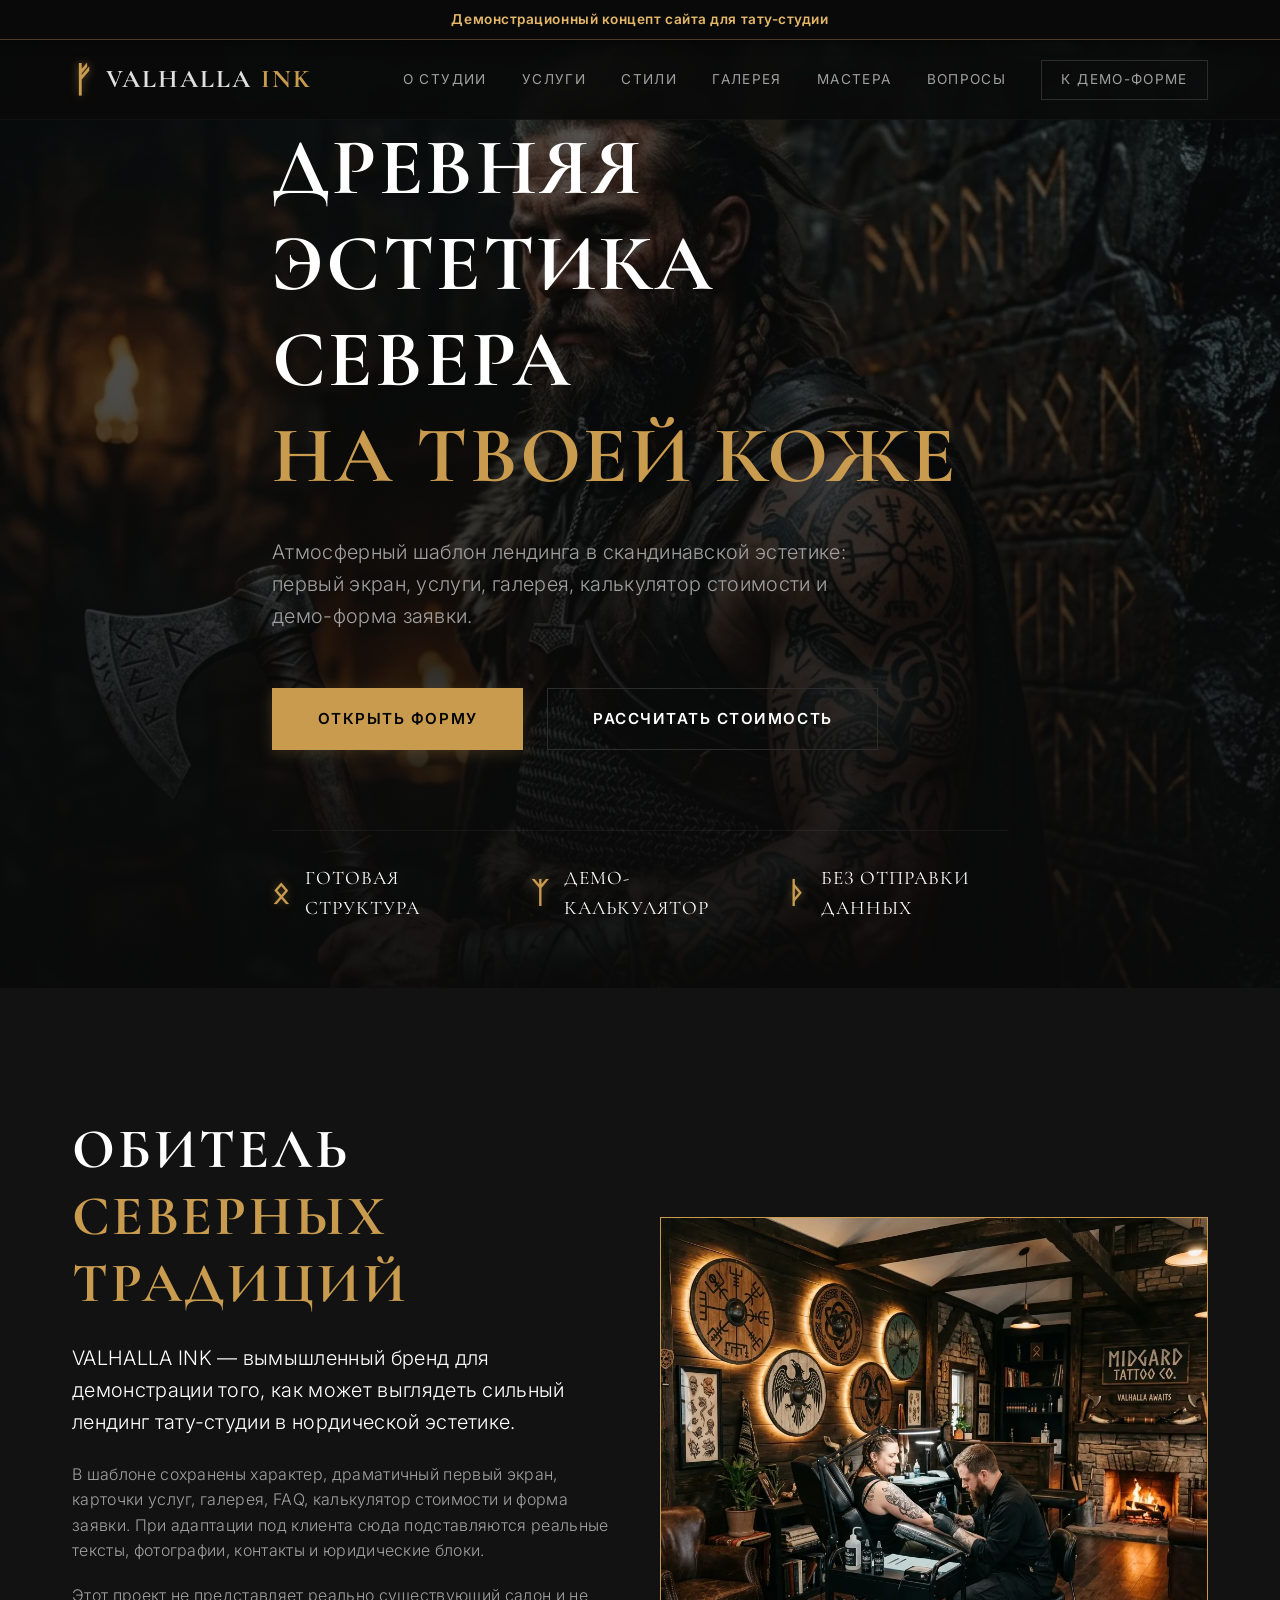
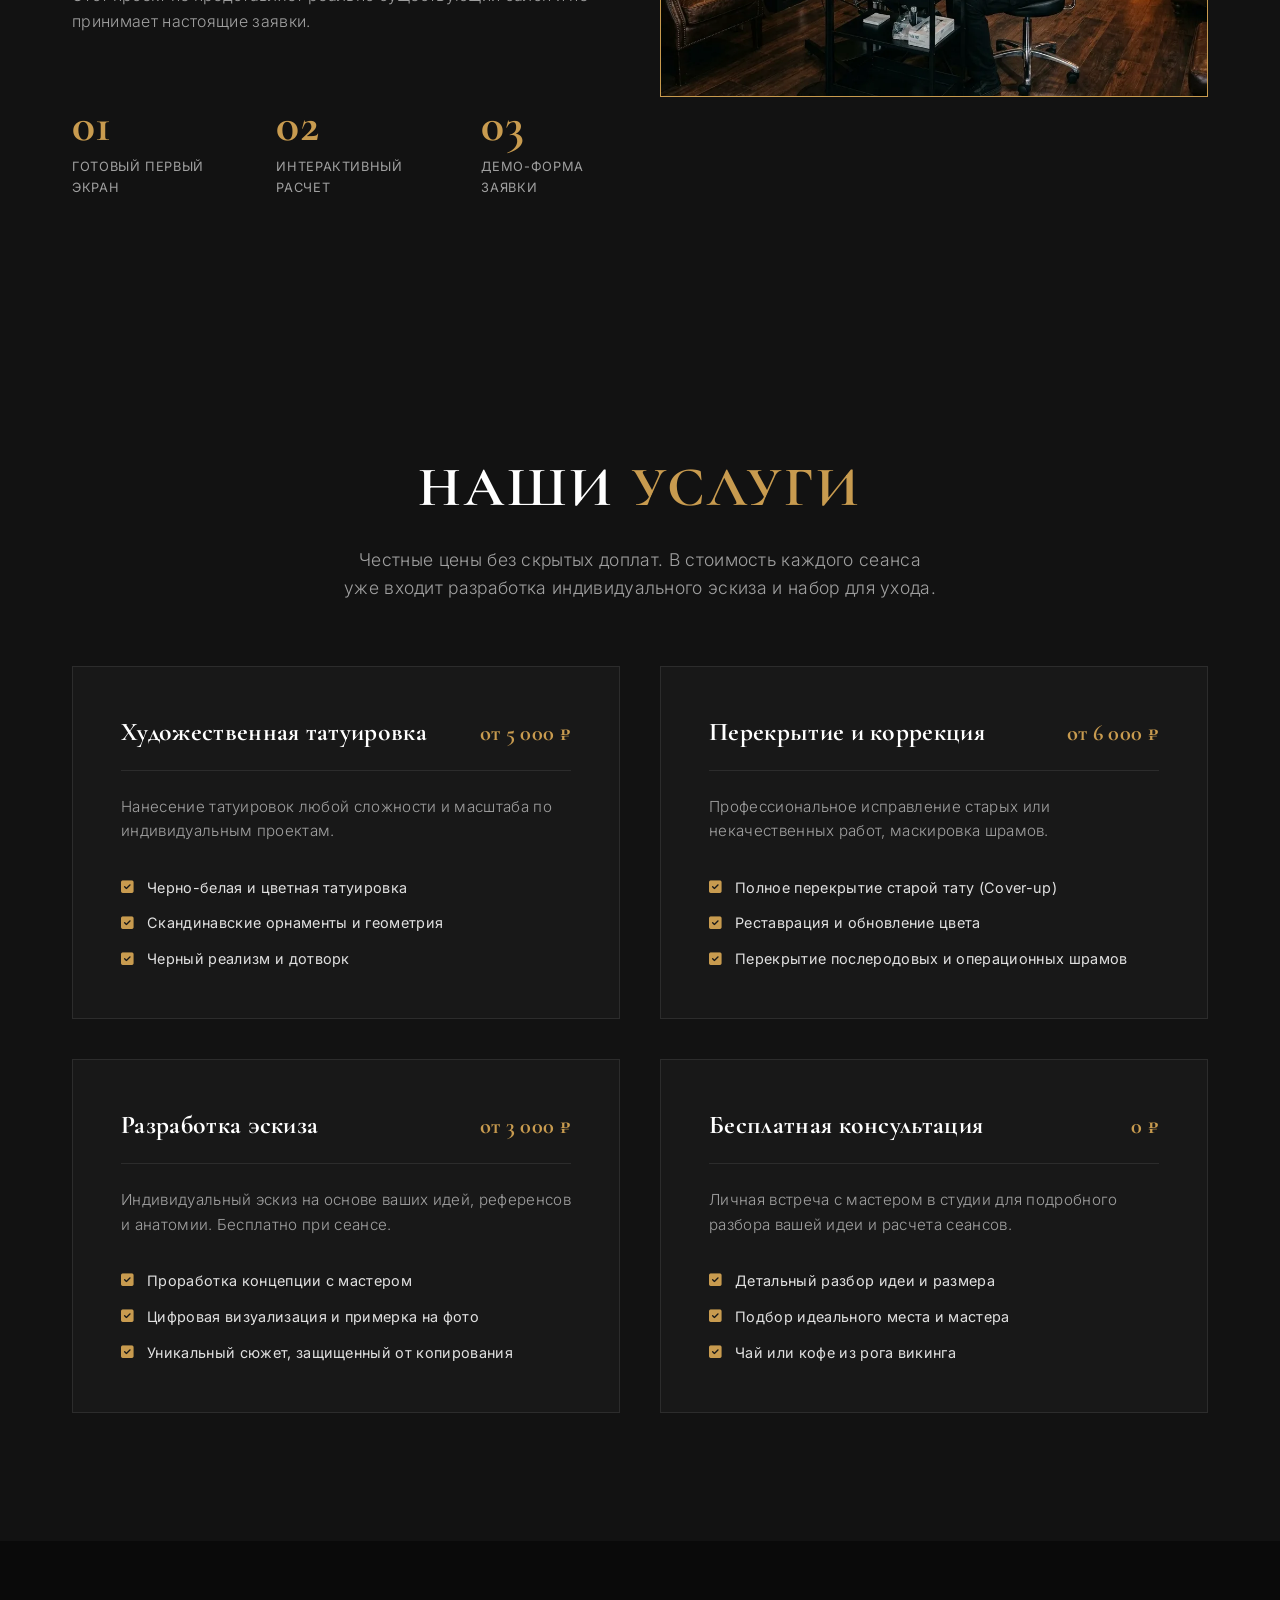
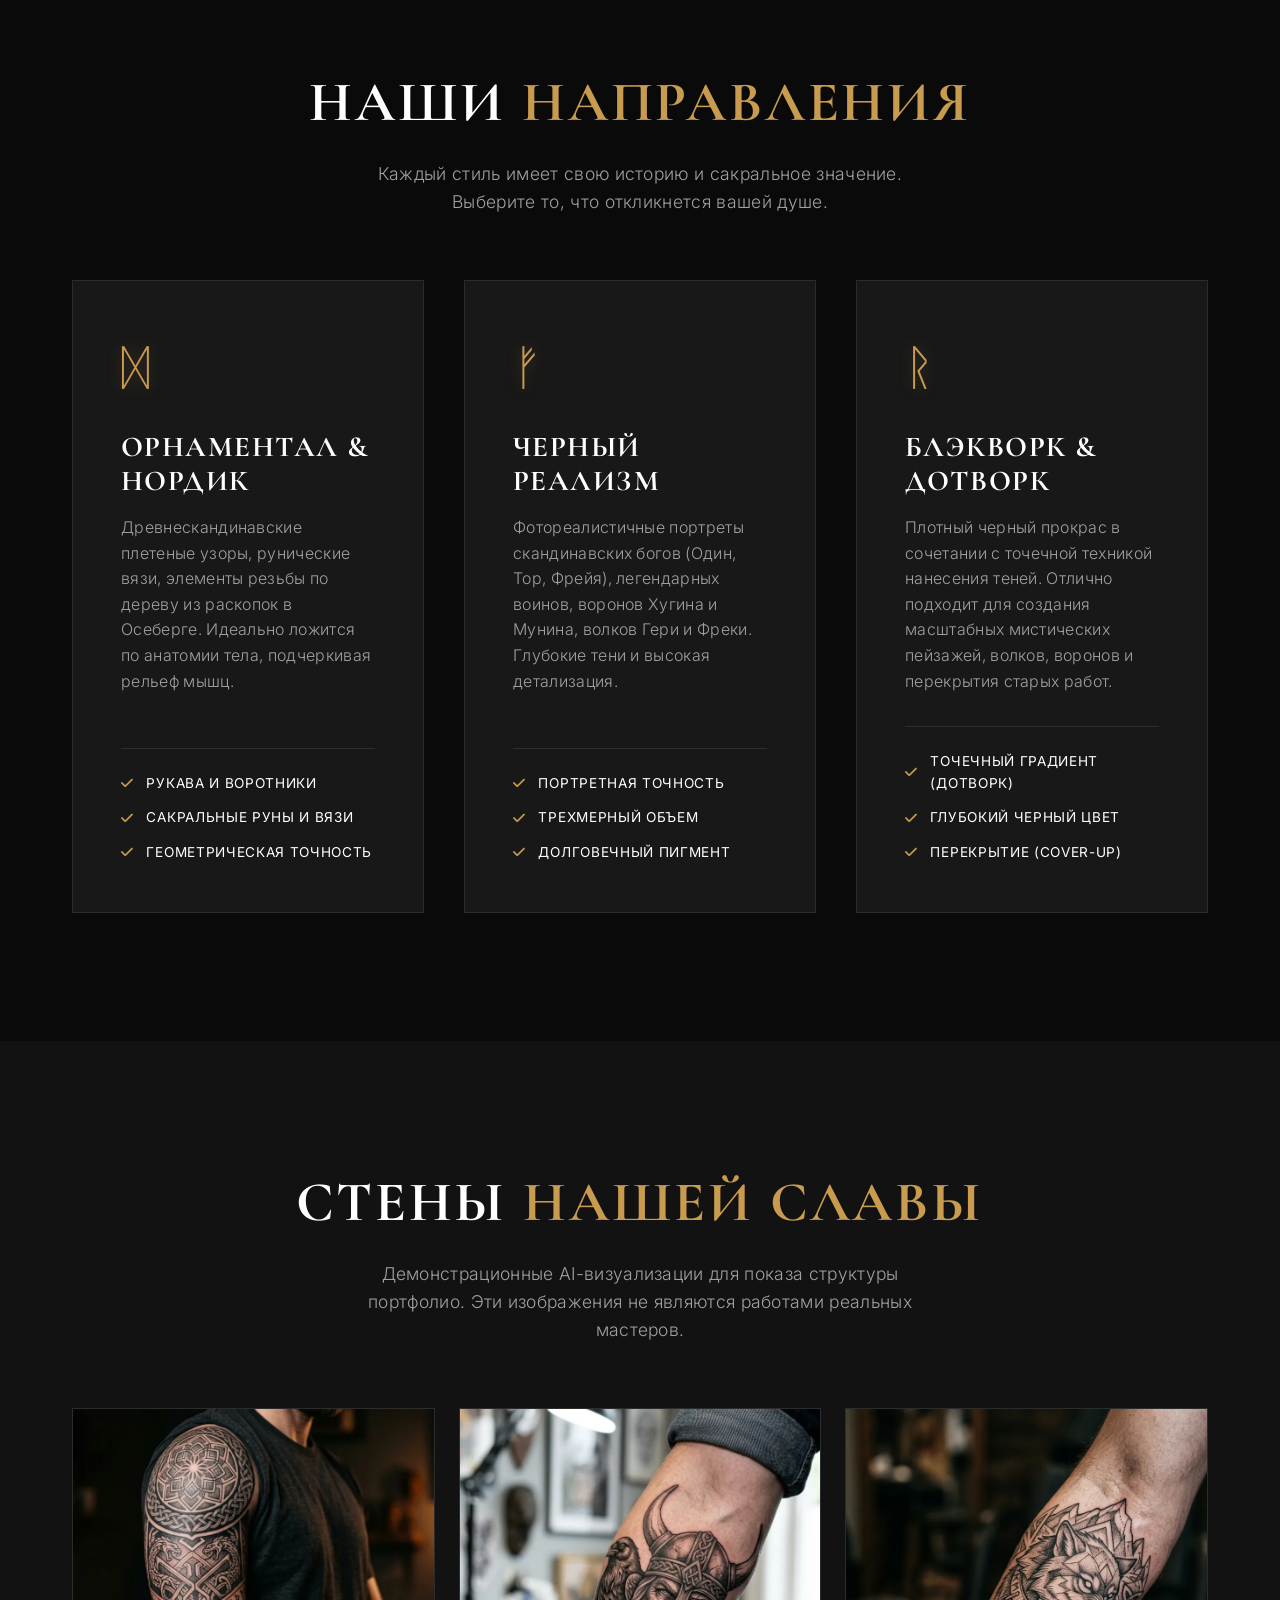
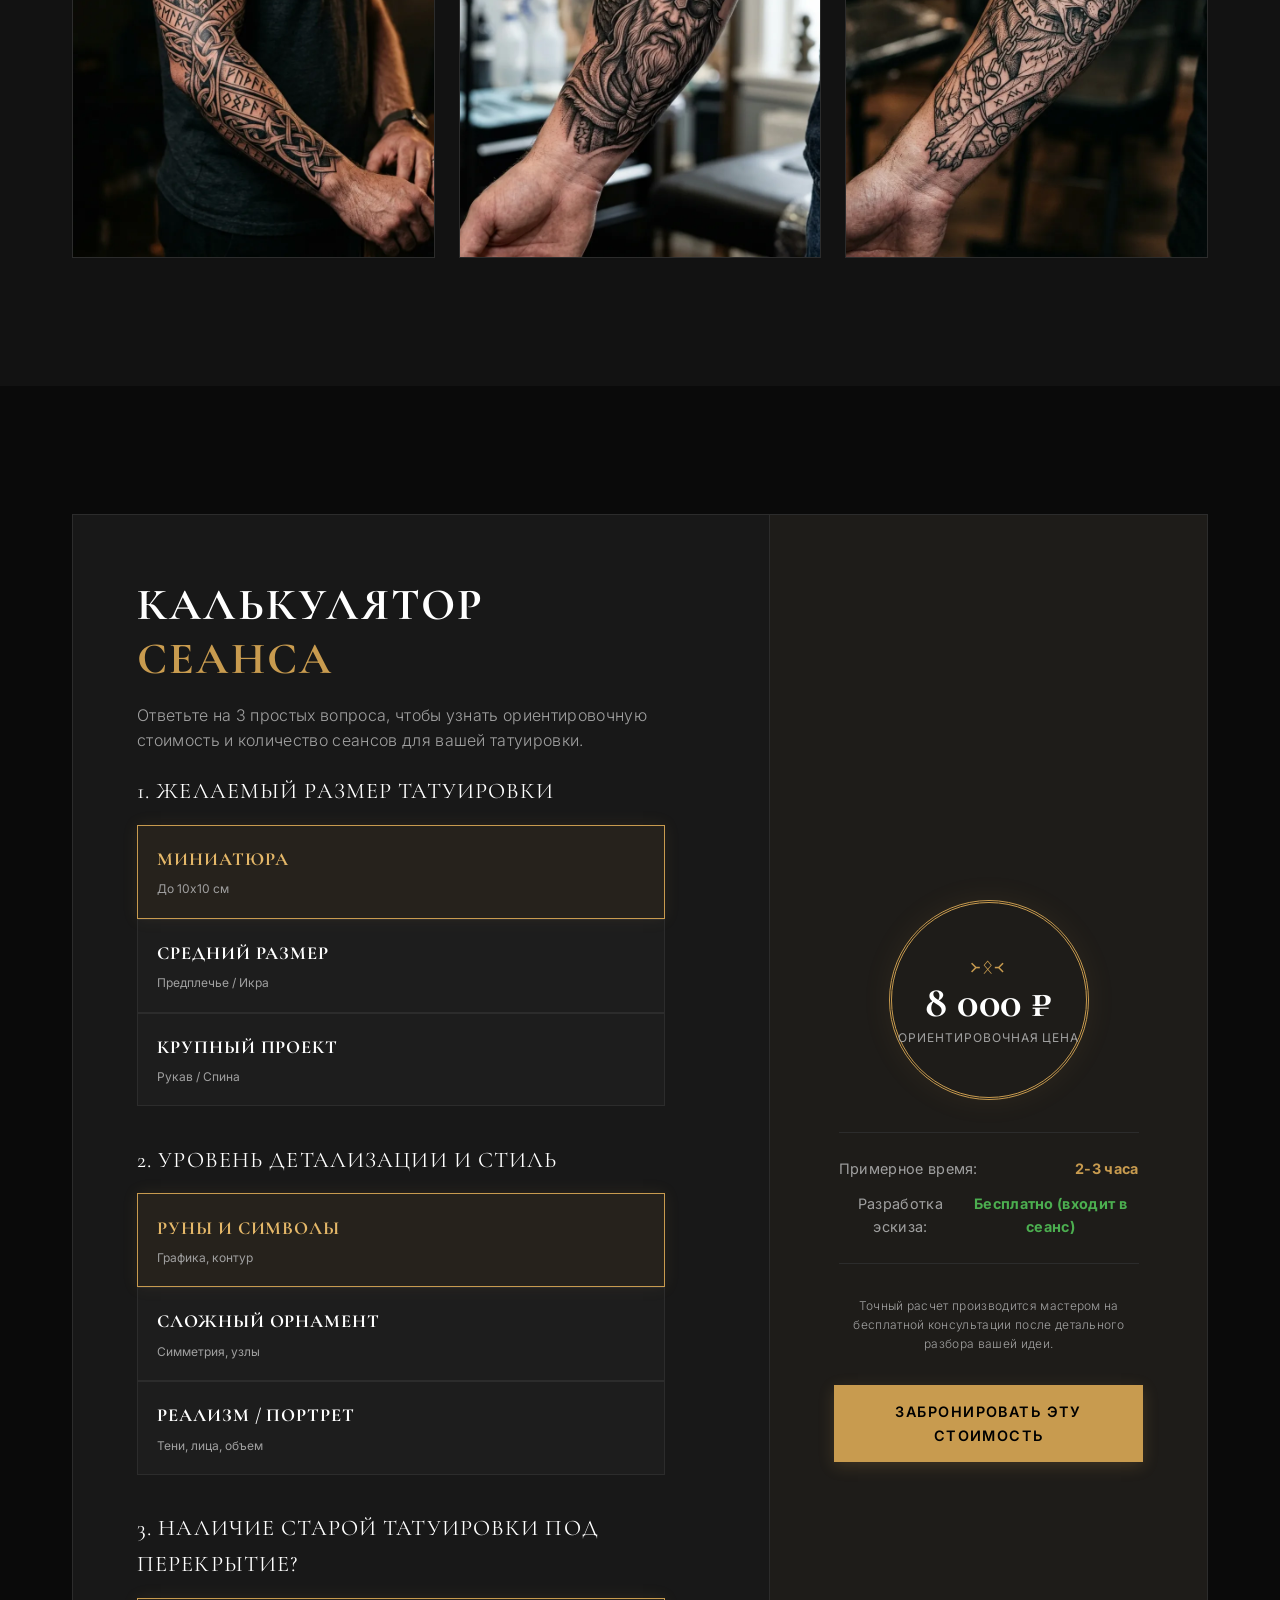
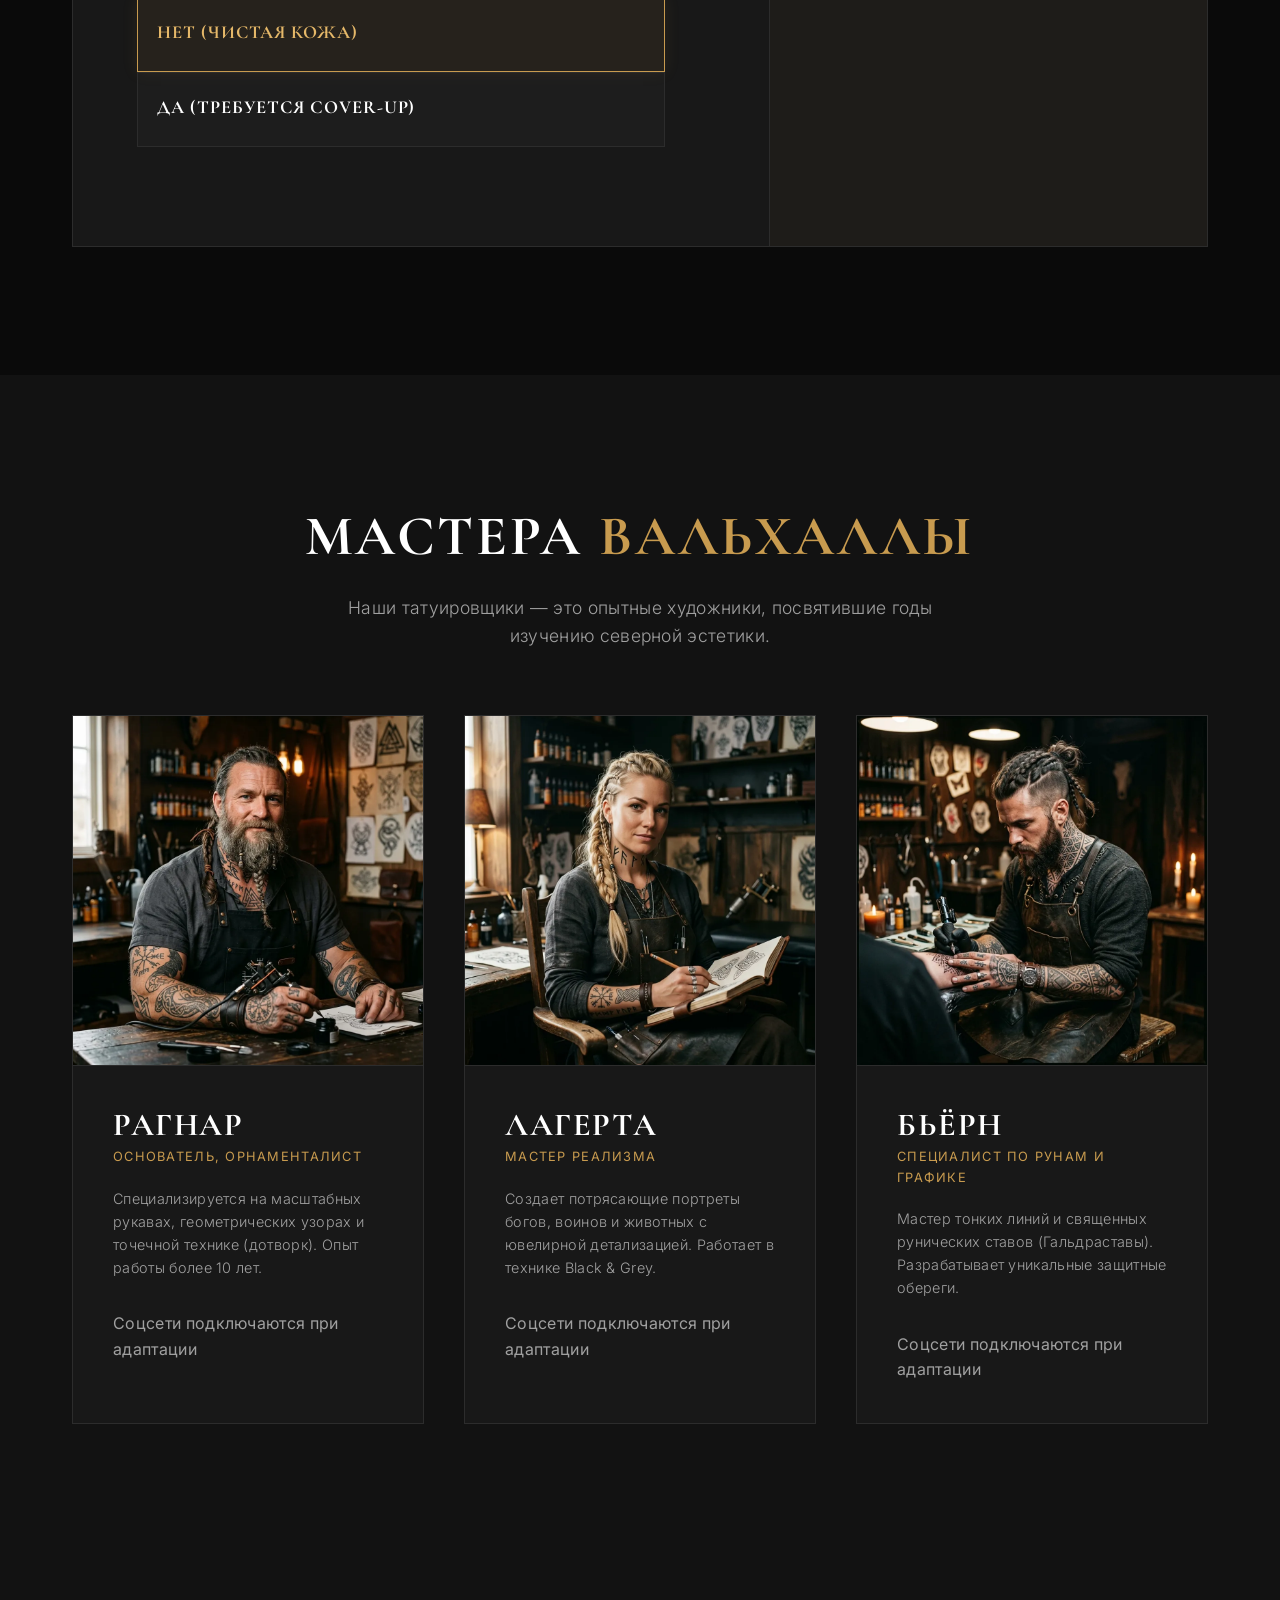
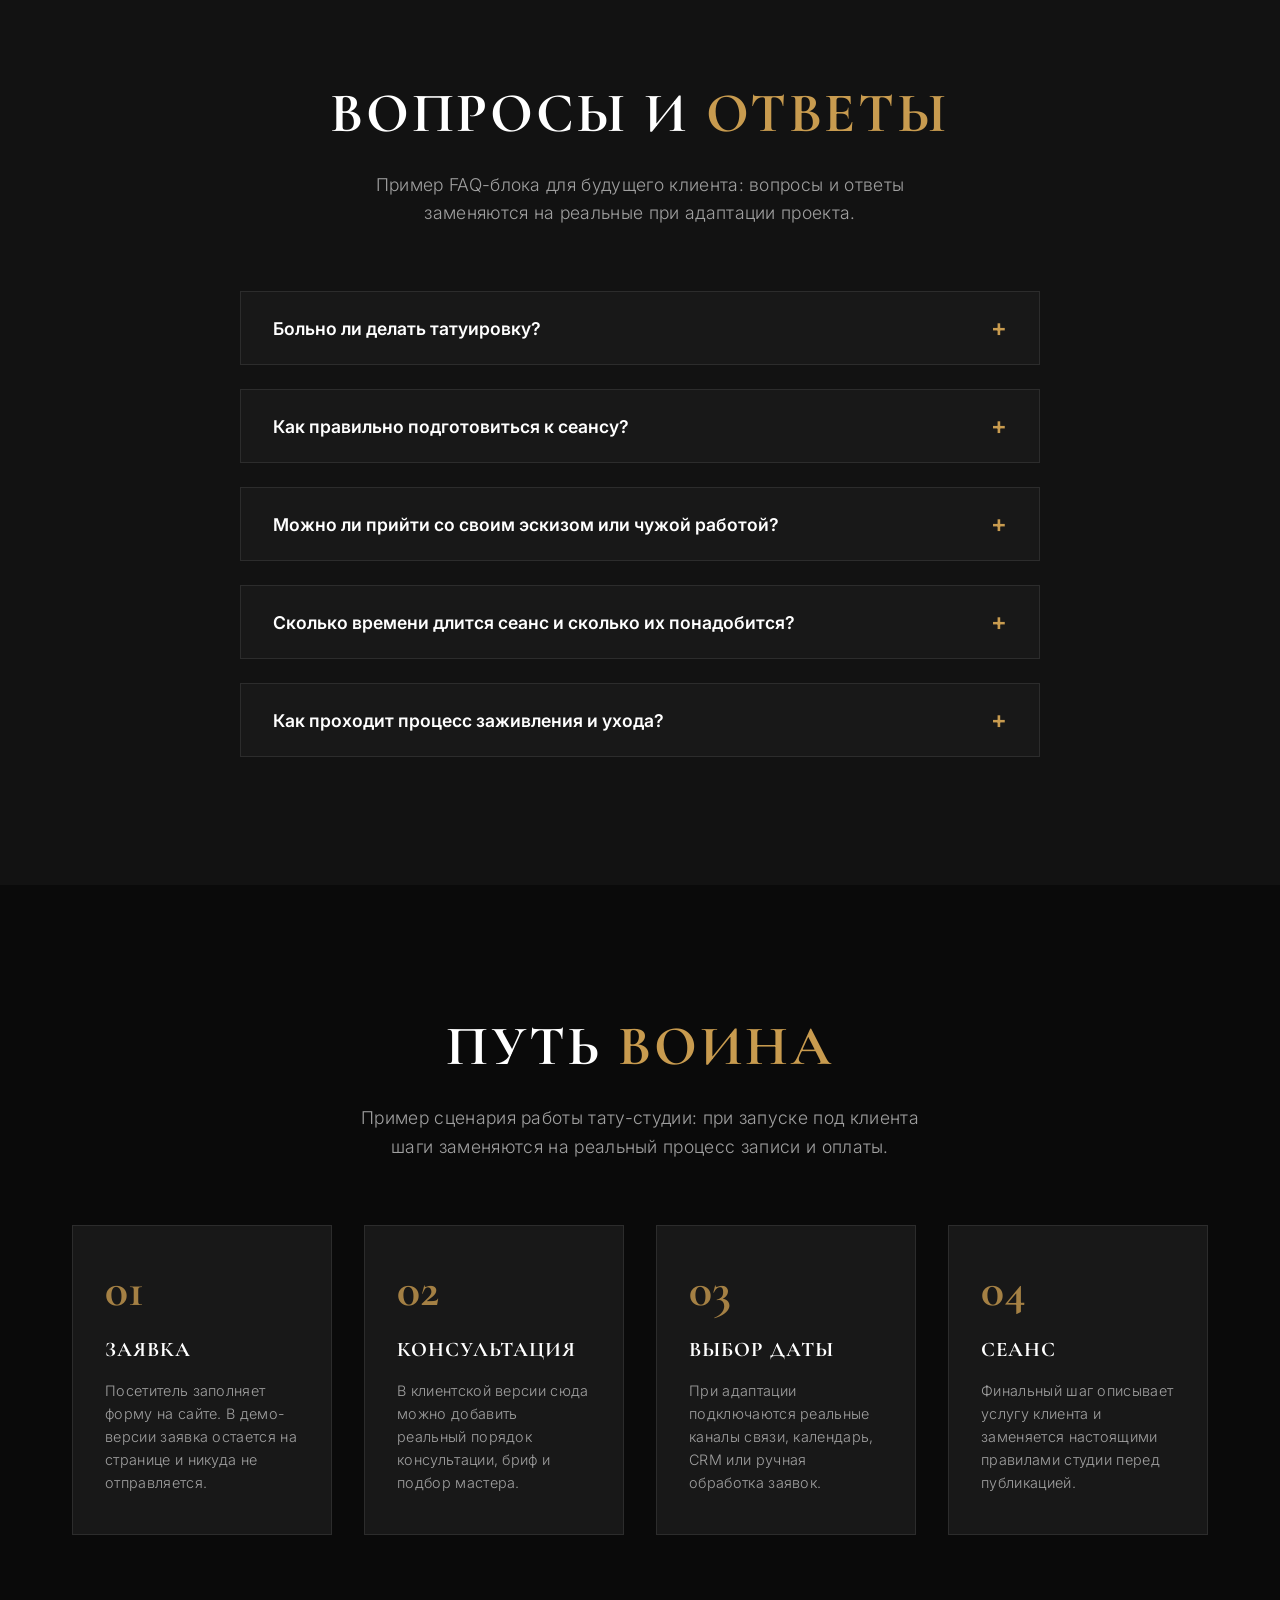
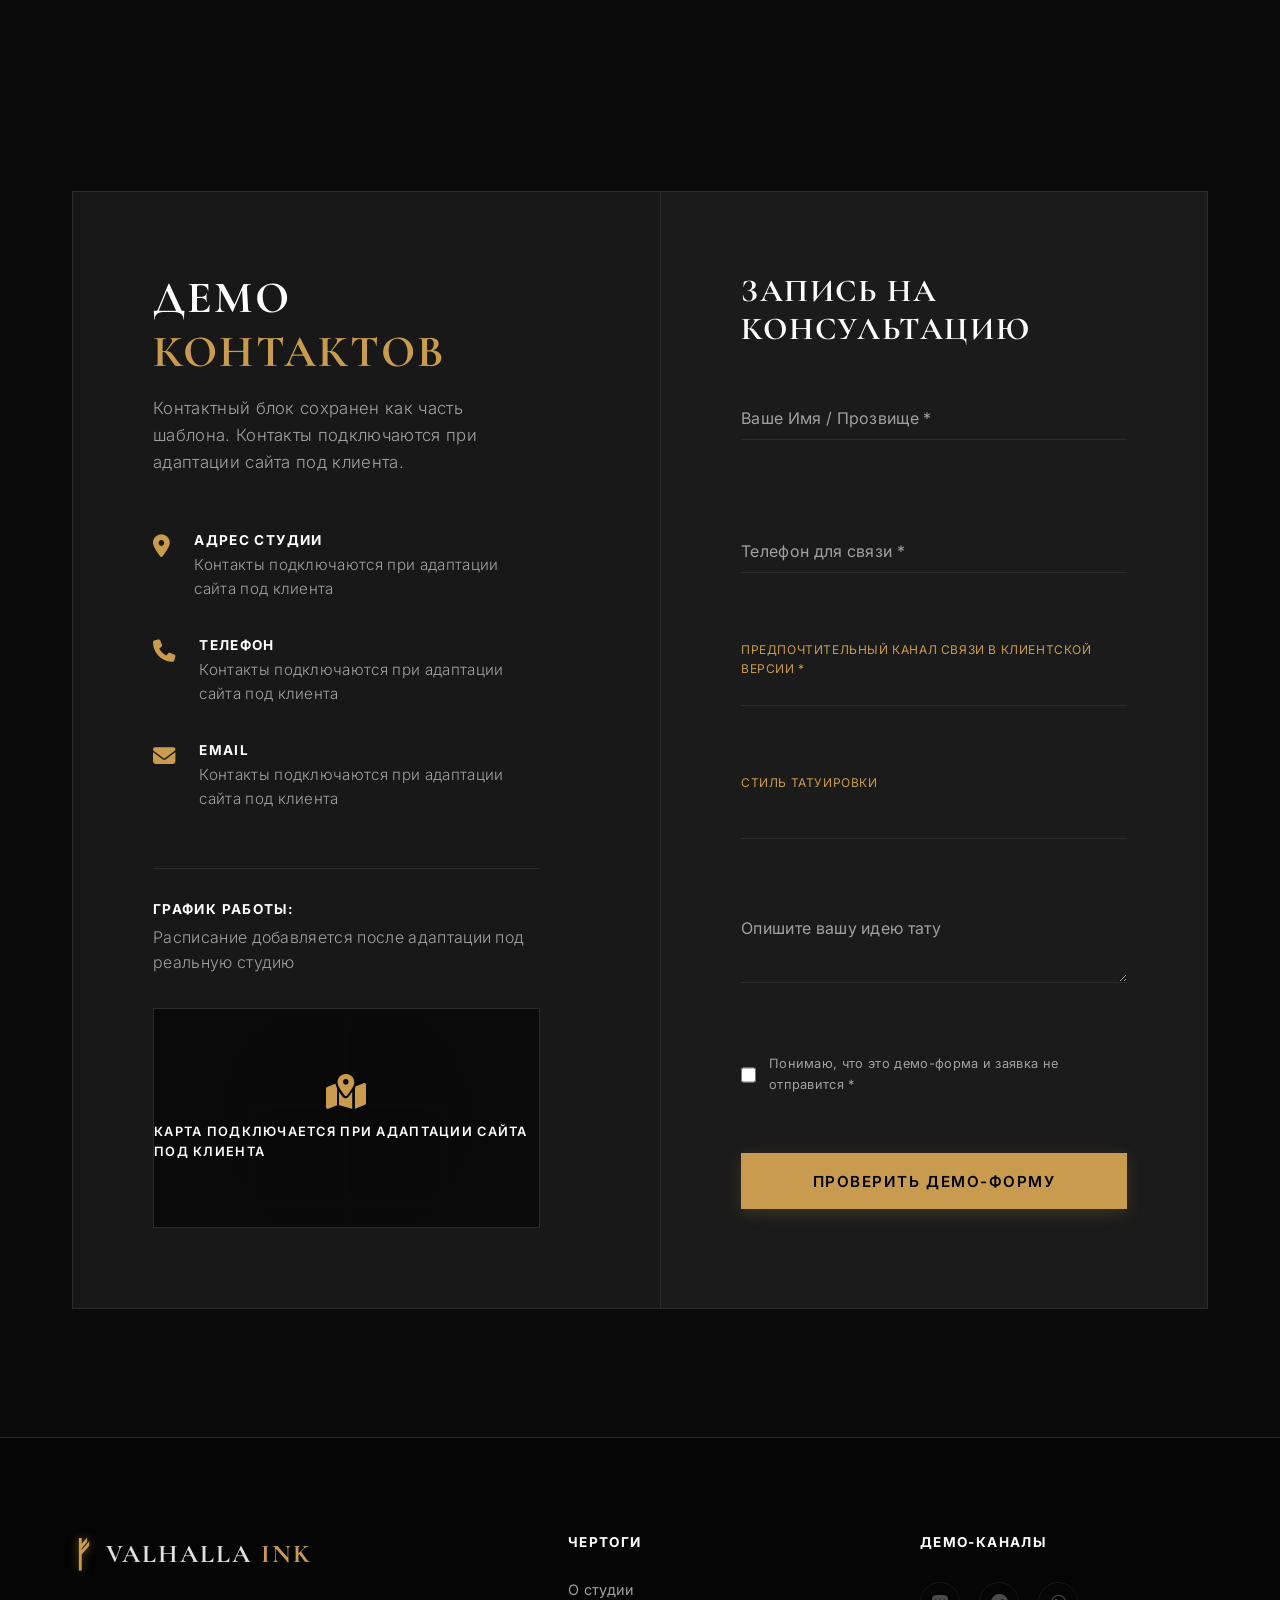
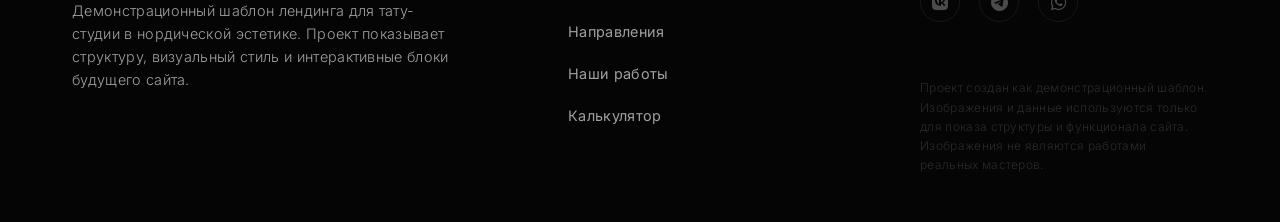
<file: index.html>
<!DOCTYPE html>
<html lang="ru">
<head>
    <meta charset="UTF-8">
    <meta name="viewport" content="width=device-width, initial-scale=1.0">
    <title>Valhalla Ink — демонстрационный концепт сайта для тату-студии</title>
    <!-- SEO Meta Tags -->
    <meta name="description" content="Демонстрационный шаблон лендинга для тату-студии в скандинавской эстетике: первый экран, галерея, калькулятор, FAQ и демо-форма без отправки данных.">
    <meta name="keywords" content="демо сайт тату студии, шаблон лендинга, портфолио веб-разработчика, скандинавский дизайн, калькулятор стоимости">
    <meta name="robots" content="index, follow">
    
    <!-- Open Graph for Social Networks -->
    <meta property="og:title" content="Valhalla Ink — демонстрационный концепт сайта для тату-студии">
    <meta property="og:description" content="Портфолио-кейс лендинга в викинг-стиле с калькулятором, галереей, FAQ и демо-формой без отправки данных.">
    <meta property="og:type" content="website">
    <meta property="og:image" content="images/hero_bg.webp">
    
    <!-- Favicon -->
    <link rel="icon" type="image/png" href="favicon.png">
    
    <!-- Google Fonts for premium Viking aesthetics -->
    <link rel="preconnect" href="https://fonts.googleapis.com">
    <link rel="preconnect" href="https://fonts.gstatic.com" crossorigin>
    <link href="https://fonts.googleapis.com/css2?family=Cormorant+Garamond:ital,wght@0,400;0,700;1,400&family=Inter:wght@300;400;600&display=swap" rel="stylesheet">
    <!-- FontAwesome for icons -->
    <link rel="stylesheet" href="https://cdnjs.cloudflare.com/ajax/libs/font-awesome/6.4.0/css/all.min.css">
    
    <!-- Load Configuration first -->
    <script src="config.js"></script>
    
    <link rel="stylesheet" href="style.css">
    
    <!-- Demo portfolio project Schema.org Structured Data -->
    <script type="application/ld+json">
    {
      "@context": "https://schema.org",
      "@type": "WebPage",
      "name": "Valhalla Ink — демонстрационный концепт сайта для тату-студии",
      "description": "Портфолио-кейс лендинга для тату-студии в скандинавской эстетике. Изображения, контакты и бизнес-данные являются демонстрационными.",
      "inLanguage": "ru",
      "about": {
        "@type": "CreativeWork",
        "name": "Демонстрационный шаблон лендинга для тату-студии"
      }
    }
    </script>
</head>
<body>

    <!-- Navigation -->
    <header class="header">
        <div class="container header-container">
            <a href="#" class="logo">
                <span class="rune-logo">ᚠ</span>
                <span class="logo-text">VALHALLA <span class="accent">INK</span></span>
            </a>
            <nav class="nav">
                <a href="#about" class="nav-link">О студии</a>
                <a href="#services" class="nav-link">Услуги</a>
                <a href="#styles" class="nav-link">Стили</a>
                <a href="#gallery" class="nav-link">Галерея</a>
                <a href="#masters" class="nav-link">Мастера</a>
                <a href="#faq" class="nav-link">Вопросы</a>
                <a href="#contacts" class="nav-link btn btn-outline nav-btn">К демо-форме</a>
            </nav>
            <button class="burger" id="burger-btn" aria-label="Открыть меню" aria-expanded="false" aria-controls="mobile-menu">
                <span></span>
                <span></span>
                <span></span>
            </button>
        </div>
    </header>

    <!-- Mobile Menu Overlay -->
    <div class="mobile-menu" id="mobile-menu">
        <a href="#about" class="mobile-link">О студии</a>
        <a href="#services" class="mobile-link">Услуги</a>
        <a href="#styles" class="mobile-link">Стили</a>
        <a href="#gallery" class="mobile-link">Галерея</a>
        <a href="#masters" class="mobile-link">Мастера</a>
        <a href="#faq" class="mobile-link">Вопросы</a>
        <a href="#contacts" class="mobile-link btn btn-primary">К демо-форме</a>
    </div>

    <!-- Hero Section -->
    <section class="hero">
        <div class="hero-bg" style="background-image: linear-gradient(rgba(10, 10, 10, 0.6), rgba(10, 10, 10, 0.95)), url('images/hero_bg.webp');"></div>
        <div class="container hero-content">
            <h1 class="hero-title">Древняя Эстетика Севера <br><span class="accent">На Твоей Коже</span></h1>
            <p class="hero-subtitle">Атмосферный шаблон лендинга в скандинавской эстетике: первый экран, услуги, галерея, калькулятор стоимости и демо-форма заявки.</p>
            <div class="hero-actions">
                <a href="#contacts" class="btn btn-primary btn-lg">Открыть форму</a>
                <a href="#calculator" class="btn btn-outline btn-lg">Рассчитать стоимость</a>
            </div>
            <div class="hero-features">
                <div class="feature-item">
                    <span class="feature-icon">ᛟ</span>
                    <span class="feature-text">Готовая структура</span>
                </div>
                <div class="feature-item">
                    <span class="feature-icon">ᛉ</span>
                    <span class="feature-text">Демо-калькулятор</span>
                </div>
                <div class="feature-item">
                    <span class="feature-icon">ᚦ</span>
                    <span class="feature-text">Без отправки данных</span>
                </div>
            </div>
        </div>
    </section>

    <!-- About Section -->
    <section class="about" id="about">
        <div class="container">
            <div class="grid grid-2">
                <div class="about-info">
                    <h2 class="section-title">Обитель <br><span class="accent">Северных Традиций</span></h2>
                    <p class="text-lead">VALHALLA INK — вымышленный бренд для демонстрации того, как может выглядеть сильный лендинг тату-студии в нордической эстетике.</p>
                    <p>В шаблоне сохранены характер, драматичный первый экран, карточки услуг, галерея, FAQ, калькулятор стоимости и форма заявки. При адаптации под клиента сюда подставляются реальные тексты, фотографии, контакты и юридические блоки.</p>
                    <p>Этот проект не представляет реально существующий салон и не принимает настоящие заявки.</p>
                    
                    <div class="about-stats">
                        <div class="stat-item">
                            <span class="stat-num accent">01</span>
                            <span class="stat-label">Готовый первый экран</span>
                        </div>
                        <div class="stat-item">
                            <span class="stat-num accent">02</span>
                            <span class="stat-label">Интерактивный расчет</span>
                        </div>
                        <div class="stat-item">
                            <span class="stat-num accent">03</span>
                            <span class="stat-label">Демо-форма заявки</span>
                        </div>
                    </div>
                </div>
                <div class="about-image-wrapper">
                    <img src="images/studio.webp" alt="Интерьер Valhalla Ink" class="about-image shadow-premium">
                    <div class="image-accent-border"></div>
                </div>
            </div>
        </div>
    </section>

    <!-- Services Section -->
    <section class="services" id="services">
        <div class="container">
            <div class="text-center">
                <h2 class="section-title">Наши <span class="accent">Услуги</span></h2>
                <p class="section-subtitle">Честные цены без скрытых доплат. В стоимость каждого сеанса уже входит разработка индивидуального эскиза и набор для ухода.</p>
            </div>
            <div class="grid grid-2 services-grid" id="services-container">
                <!-- Services populated dynamically from config.js -->
                <div class="service-card card-premium">
                    <div class="service-header">
                        <h3>Художественная татуировка</h3>
                        <span class="service-price accent">от 5 000 ₽</span>
                    </div>
                    <p>Нанесение татуировок любой сложности и масштаба по индивидуальным проектам.</p>
                    <ul class="service-details">
                        <li><i class="fa-solid fa-square-check accent"></i> Черно-белая и цветная татуировка</li>
                        <li><i class="fa-solid fa-square-check accent"></i> Скандинавские орнаменты и геометрия</li>
                        <li><i class="fa-solid fa-square-check accent"></i> Черный реализм и дотворк</li>
                    </ul>
                </div>
                <div class="service-card card-premium">
                    <div class="service-header">
                        <h3>Перекрытие и коррекция</h3>
                        <span class="service-price accent">от 6 000 ₽</span>
                    </div>
                    <p>Профессиональное исправление старых или некачественных работ, маскировка шрамов.</p>
                    <ul class="service-details">
                        <li><i class="fa-solid fa-square-check accent"></i> Полное перекрытие старой тату (Cover-up)</li>
                        <li><i class="fa-solid fa-square-check accent"></i> Реставрация и обновление цвета</li>
                        <li><i class="fa-solid fa-square-check accent"></i> Перекрытие послеродовых и операционных шрамов</li>
                    </ul>
                </div>
            </div>
        </div>
    </section>

    <!-- Styles Section -->
    <section class="styles" id="styles">
        <div class="container">
            <div class="text-center">
                <h2 class="section-title">Наши <span class="accent">Направления</span></h2>
                <p class="section-subtitle">Каждый стиль имеет свою историю и сакральное значение. Выберите то, что откликнется вашей душе.</p>
            </div>
            
            <div class="grid grid-3 styles-grid">
                <!-- Style 1 -->
                <div class="style-card card-premium">
                    <div class="style-icon">ᛞ</div>
                    <h3>Орнаментал & Нордик</h3>
                    <p>Древнескандинавские плетеные узоры, рунические вязи, элементы резьбы по дереву из раскопок в Осеберге. Идеально ложится по анатомии тела, подчеркивая рельеф мышц.</p>
                    <ul class="style-features">
                        <li><i class="fa-solid fa-check text-accent"></i> Рукава и воротники</li>
                        <li><i class="fa-solid fa-check text-accent"></i> Сакральные руны и вязи</li>
                        <li><i class="fa-solid fa-check text-accent"></i> Геометрическая точность</li>
                    </ul>
                </div>
                
                <!-- Style 2 -->
                <div class="style-card card-premium">
                    <div class="style-icon">ᚠ</div>
                    <h3>Черный Реализм</h3>
                    <p>Фотореалистичные портреты скандинавских богов (Один, Тор, Фрейя), легендарных воинов, воронов Хугина и Мунина, волков Гери и Фреки. Глубокие тени и высокая детализация.</p>
                    <ul class="style-features">
                        <li><i class="fa-solid fa-check text-accent"></i> Портретная точность</li>
                        <li><i class="fa-solid fa-check text-accent"></i> Трехмерный объем</li>
                        <li><i class="fa-solid fa-check text-accent"></i> Долговечный пигмент</li>
                    </ul>
                </div>

                <!-- Style 3 -->
                <div class="style-card card-premium">
                    <div class="style-icon">ᚱ</div>
                    <h3>Блэкворк & Дотворк</h3>
                    <p>Плотный черный прокрас в сочетании с точечной техникой нанесения теней. Отлично подходит для создания масштабных мистических пейзажей, волков, воронов и перекрытия старых работ.</p>
                    <ul class="style-features">
                        <li><i class="fa-solid fa-check text-accent"></i> Точечный градиент (дотворк)</li>
                        <li><i class="fa-solid fa-check text-accent"></i> Глубокий черный цвет</li>
                        <li><i class="fa-solid fa-check text-accent"></i> Перекрытие (Cover-up)</li>
                    </ul>
                </div>
            </div>
        </div>
    </section>

    <!-- Gallery Section -->
    <section class="gallery" id="gallery">
        <div class="container">
            <div class="text-center">
                <h2 class="section-title">Стены <span class="accent">Нашей Славы</span></h2>
                <p class="section-subtitle">Демонстрационные AI-визуализации для показа структуры портфолио. Эти изображения не являются работами реальных мастеров.</p>
            </div>
            
            <div class="gallery-grid">
                <!-- Gallery 1 -->
                <div class="gallery-item">
                    <img src="images/sleeve.webp" alt="Скандинавский орнаментальный рукав" class="gallery-img" width="400" height="500" loading="lazy">
                    <div class="gallery-overlay">
                        <div class="gallery-info">
                            <span class="gallery-tag">Орнаментал</span>
                            <h3>Рукав «Узлы Иггдрасиля»</h3>
                            <p>Мастер Рагнар. 4 сеанса по 6 часов.</p>
                        </div>
                    </div>
                </div>

                <!-- Gallery 2 -->
                <div class="gallery-item">
                    <img src="images/odin.webp" alt="Реалистичная татуировка Один" class="gallery-img" width="400" height="500" loading="lazy">
                    <div class="gallery-overlay">
                        <div class="gallery-info">
                            <span class="gallery-tag">Реализм</span>
                            <h3>Один Всеотче и Вороны</h3>
                            <p>Мастер Лагерта. 3 сеанса.</p>
                        </div>
                    </div>
                </div>

                <!-- Gallery 3 -->
                <div class="gallery-item">
                    <img src="images/fenrir.webp" alt="Дотворк тату волка Фенрира" class="gallery-img" width="400" height="500" loading="lazy">
                    <div class="gallery-overlay">
                        <div class="gallery-info">
                            <span class="gallery-tag">Блэкворк / Дотворк</span>
                            <h3>Ярость Фенрира и Руны</h3>
                            <p>Мастер Рагнар. 2 сеанса.</p>
                        </div>
                    </div>
                </div>
            </div>
        </div>
    </section>

    <!-- Interactive Calculator Section -->
    <section class="calculator-section" id="calculator">
        <div class="container">
            <div class="grid grid-2-wide card-premium calc-wrapper">
                <div class="calc-inputs">
                    <h2 class="section-title-sm">Калькулятор <span class="accent">Сеанса</span></h2>
                    <p class="text-muted">Ответьте на 3 простых вопроса, чтобы узнать ориентировочную стоимость и количество сеансов для вашей татуировки.</p>
                    
                    <div class="form-group">
                        <label class="form-label">1. Желаемый размер татуировки</label>
                        <div class="calc-options grid-3-flat" role="group" aria-label="Желаемый размер татуировки">
                            <button type="button" class="calc-opt-box active" data-name="size" data-value="small" data-price="8000" data-time="2-3 часа" aria-pressed="true">
                                <span class="opt-title">Миниатюра</span>
                                <span class="opt-desc">До 10х10 см</span>
                            </button>
                            <button type="button" class="calc-opt-box" data-name="size" data-value="medium" data-price="18000" data-time="1 сеанс (6ч)" aria-pressed="false">
                                <span class="opt-title">Средний размер</span>
                                <span class="opt-desc">Предплечье / Икра</span>
                            </button>
                            <button type="button" class="calc-opt-box" data-name="size" data-value="large" data-price="45000" data-time="3-4 сеанса" aria-pressed="false">
                                <span class="opt-title">Крупный проект</span>
                                <span class="opt-desc">Рукав / Спина</span>
                            </button>
                        </div>
                    </div>

                    <div class="form-group">
                        <label class="form-label">2. Уровень детализации и стиль</label>
                        <div class="calc-options grid-3-flat" role="group" aria-label="Уровень детализации и стиль">
                            <button type="button" class="calc-opt-box active" data-name="style" data-value="rune" data-multiplier="1.0" aria-pressed="true">
                                <span class="opt-title">Руны и символы</span>
                                <span class="opt-desc">Графика, контур</span>
                            </button>
                            <button type="button" class="calc-opt-box" data-name="style" data-value="ornament" data-multiplier="1.2" aria-pressed="false">
                                <span class="opt-title">Сложный орнамент</span>
                                <span class="opt-desc">Симметрия, узлы</span>
                            </button>
                            <button type="button" class="calc-opt-box" data-name="style" data-value="realism" data-multiplier="1.5" aria-pressed="false">
                                <span class="opt-title">Реализм / Портрет</span>
                                <span class="opt-desc">Тени, лица, объем</span>
                            </button>
                        </div>
                    </div>

                    <div class="form-group">
                        <label class="form-label">3. Наличие старой татуировки под перекрытие?</label>
                        <div class="calc-options grid-2-flat" role="group" aria-label="Наличие старой татуировки под перекрытие">
                            <button type="button" class="calc-opt-box active" data-name="coverup" data-value="no" data-add="0" aria-pressed="true">
                                <span class="opt-title">Нет (Чистая кожа)</span>
                            </button>
                            <button type="button" class="calc-opt-box" data-name="coverup" data-value="yes" data-add="5000" aria-pressed="false">
                                <span class="opt-title">Да (Требуется Cover-Up)</span>
                            </button>
                        </div>
                    </div>
                </div>

                <div class="calc-results text-center">
                    <div class="shield-indicator">
                        <div class="shield-inner">
                            <span class="shield-rune">᚛ᛟ᚜</span>
                            <div class="price-value"><span id="calc-price">8 000</span> ₽</div>
                            <div class="price-label">Ориентировочная цена</div>
                        </div>
                    </div>
                    <div class="result-details">
                        <div class="res-detail-item">
                            <span class="detail-label">Примерное время:</span>
                            <strong id="calc-time" class="accent">2-3 часа</strong>
                        </div>
                        <div class="res-detail-item">
                            <span class="detail-label">Разработка эскиза:</span>
                            <strong class="text-green">Бесплатно (входит в сеанс)</strong>
                        </div>
                    </div>
                    <p class="calc-notice">Точный расчет производится мастером на бесплатной консультации после детального разбора вашей идеи.</p>
                    <a href="#contacts" class="btn btn-primary btn-block">Забронировать эту стоимость</a>
                </div>
            </div>
        </div>
    </section>

    <!-- Masters Section -->
    <section class="masters" id="masters">
        <div class="container">
            <div class="text-center">
                <h2 class="section-title">Мастера <span class="accent">Вальхаллы</span></h2>
                <p class="section-subtitle">Наши татуировщики — это опытные художники, посвятившие годы изучению северной эстетики.</p>
            </div>
            
            <div class="grid grid-3" id="masters-container">
                <!-- Masters populated dynamically from config.js -->
                <div class="master-card card-premium">
                    <div class="master-img-wrapper">
                        <img src="images/master_ragnar.webp" alt="Мастер Рагнар" class="master-img" width="350" height="420" loading="lazy">
                    </div>
                    <div class="master-info">
                        <h3>Рагнар</h3>
                        <span class="master-role accent">Основатель, орнаменталист</span>
                        <p class="master-bio">Специализируется на масштабных рукавах, геометрических узорах и точечной технике (дотворк). Опыт работы более 10 лет.</p>
                        <div class="master-socials">
                            <span class="text-muted">Соцсети подключаются при адаптации</span>
                        </div>
                    </div>
                </div>
                <div class="master-card card-premium">
                    <div class="master-img-wrapper">
                        <img src="images/master_lagerta.webp" alt="Мастер Лагерта" class="master-img" width="350" height="420" loading="lazy">
                    </div>
                    <div class="master-info">
                        <h3>Лагерта</h3>
                        <span class="master-role accent">Мастер реализма</span>
                        <p class="master-bio">Создает потрясающие портреты богов и воинов с ювелирной детализацией. Работает в технике Black & Grey.</p>
                        <div class="master-socials">
                            <span class="text-muted">Соцсети подключаются при адаптации</span>
                        </div>
                    </div>
                </div>
                <div class="master-card card-premium">
                    <div class="master-img-wrapper">
                        <img src="images/master_bjorn.webp" alt="Мастер Бьёрн" class="master-img" width="350" height="420" loading="lazy">
                    </div>
                    <div class="master-info">
                        <h3>Бьёрн</h3>
                        <span class="master-role accent">Специалист по рунам и графике</span>
                        <p class="master-bio">Мастер тонких линий и священных рунических ставов (Гальдраставы). Разрабатывает уникальные защитные обереги.</p>
                        <div class="master-socials">
                            <span class="text-muted">Соцсети подключаются при адаптации</span>
                        </div>
                    </div>
                </div>
            </div>
        </div>
    </section>

    <!-- FAQ Section -->
    <section class="faq" id="faq">
        <div class="container">
            <div class="text-center">
                <h2 class="section-title">Вопросы и <span class="accent">Ответы</span></h2>
                <p class="section-subtitle">Пример FAQ-блока для будущего клиента: вопросы и ответы заменяются на реальные при адаптации проекта.</p>
            </div>
            <div class="faq-container" id="faq-container">
                <!-- FAQ items populated dynamically from config.js -->
            </div>
        </div>
    </section>

    <!-- Steps Section -->
    <section class="steps-section" id="steps">
        <div class="container">
            <div class="text-center">
                <h2 class="section-title">Путь <span class="accent">Воина</span></h2>
                <p class="section-subtitle">Пример сценария работы тату-студии: при запуске под клиента шаги заменяются на реальный процесс записи и оплаты.</p>
            </div>
            <div class="steps-grid">
                <div class="step-card card-premium">
                    <div class="step-num accent">01</div>
                    <h3>Заявка</h3>
                    <p>Посетитель заполняет форму на сайте. В демо-версии заявка остается на странице и никуда не отправляется.</p>
                </div>
                <div class="step-card card-premium">
                    <div class="step-num accent">02</div>
                    <h3>Консультация</h3>
                    <p>В клиентской версии сюда можно добавить реальный порядок консультации, бриф и подбор мастера.</p>
                </div>
                <div class="step-card card-premium">
                    <div class="step-num accent">03</div>
                    <h3>Выбор даты</h3>
                    <p>При адаптации подключаются реальные каналы связи, календарь, CRM или ручная обработка заявок.</p>
                </div>
                <div class="step-card card-premium">
                    <div class="step-num accent">04</div>
                    <h3>Сеанс</h3>
                    <p>Финальный шаг описывает услугу клиента и заменяется настоящими правилами студии перед публикацией.</p>
                </div>
            </div>
        </div>
    </section>

    <!-- Appointment & Contact Section -->
    <section class="contacts" id="contacts">
        <div class="container">
            <div class="grid grid-2 card-premium contact-wrapper">
                <div class="contact-info-block">
                    <h2 class="section-title-sm">Демо <span class="accent">Контактов</span></h2>
                    <p class="contact-desc">Контактный блок сохранен как часть шаблона. Контакты подключаются при адаптации сайта под клиента.</p>
                    
                    <div class="contact-list">
                        <div class="contact-item">
                            <i class="fa-solid fa-location-dot contact-icon" aria-hidden="true"></i>
                            <div>
                                <h4>Адрес студии</h4>
                                <p class="cfg-address">Контакты подключаются при адаптации сайта под клиента</p>
                            </div>
                        </div>
                        
                        <div class="contact-item">
                            <i class="fa-solid fa-phone contact-icon" aria-hidden="true"></i>
                            <div>
                                <h4>Телефон</h4>
                                <p><span class="cfg-phone">Контакты подключаются при адаптации сайта под клиента</span></p>
                            </div>
                        </div>

                        <div class="contact-item">
                            <i class="fa-solid fa-envelope contact-icon" aria-hidden="true"></i>
                            <div>
                                <h4>Email</h4>
                                <p><span class="cfg-email">Контакты подключаются при адаптации сайта под клиента</span></p>
                            </div>
                        </div>
                    </div>

                    <div class="working-hours">
                        <h4>График работы:</h4>
                        <p class="cfg-hours">Расписание добавляется после адаптации под реальную студию</p>
                    </div>
                    
                    <!-- Map Placeholder Widget -->
                    <div class="map-placeholder-wrapper">
                        <div class="map-placeholder-link is-disabled" id="cfg-map-link" aria-label="Демонстрационная карта без ссылки">
                            <div class="map-overlay">
                                <i class="fa-solid fa-map-location-dot map-placeholder-icon" aria-hidden="true"></i>
                                <span>Карта подключается при адаптации сайта под клиента</span>
                            </div>
                            <div class="map-static-bg"></div>
                        </div>
                    </div>
                </div>

                <div class="contact-form-block">
                    <form id="booking-form" class="booking-form" novalidate>
                        <h3 class="form-title">Запись на консультацию</h3>
                        
                        <div class="form-group">
                            <input type="text" id="user-name" name="name" class="form-input" placeholder=" " required minlength="2">
                            <label for="user-name" class="floating-label">Ваше Имя / Прозвище *</label>
                            <span class="error-label" id="name-error"></span>
                        </div>

                        <div class="form-group">
                            <input type="tel" id="user-phone" name="phone" class="form-input" placeholder=" " required>
                            <label for="user-phone" class="floating-label">Телефон для связи *</label>
                            <span class="error-label" id="phone-error"></span>
                        </div>

                        <div class="form-group">
                            <select id="user-contact-method" name="contact_method" class="form-input form-select" required>
                                <option value="" disabled selected hidden></option>
                                <option value="Telegram">Telegram</option>
                                <option value="WhatsApp">WhatsApp</option>
                                <option value="Звонок">Телефонный звонок</option>
                            </select>
                            <label for="user-contact-method" class="floating-label select-label">Предпочтительный канал связи в клиентской версии *</label>
                            <span class="error-label" id="method-error"></span>
                        </div>

                        <div class="form-group">
                            <select id="tattoo-style" name="style" class="form-input form-select">
                                <option value="" disabled selected hidden></option>
                                <option value="Орнаментал / Нордик">Орнаментал / Нордик</option>
                                <option value="Черный Реализм">Черный Реализм</option>
                                <option value="Блэкворк / Дотворк">Блэкворк / Дотворк</option>
                                <option value="Другое / Пока не знаю">Другое / Пока не знаю</option>
                            </select>
                            <label for="tattoo-style" class="floating-label select-label">Стиль татуировки</label>
                        </div>

                        <div class="form-group">
                            <textarea id="user-idea" name="idea" class="form-input form-textarea" placeholder=" "></textarea>
                            <label for="user-idea" class="floating-label">Опишите вашу идею тату</label>
                        </div>

                        <div class="form-checkbox-group">
                            <div class="form-checkbox">
                                <input type="checkbox" id="user-agreed" required>
                                <label for="user-agreed">Понимаю, что это демо-форма и заявка не отправится *</label>
                            </div>
                            <span class="error-label" id="agreement-error"></span>
                        </div>

                        <button type="submit" class="btn btn-primary btn-block btn-lg" id="submit-btn">Проверить демо-форму</button>
                    </form>
                    
                    <!-- Success Message Widget -->
                    <div id="form-success" class="form-success-message hidden">
                        <span class="success-rune">᚛ᛗ᚜</span>
                        <h3 id="success-title">Демо-форма</h3>
                        <p id="success-text">Демо-форма: заявка не отправляется. В версии для клиента подключаются Telegram, почта или CRM.</p>
                        <button class="btn btn-outline" id="reset-form-btn">Отправить еще раз</button>
                    </div>
                </div>
            </div>
        </div>
    </section>

    <!-- Footer -->
    <footer class="footer">
        <div class="container footer-container">
            <div class="footer-brand">
                <a href="#" class="logo footer-logo">
                    <span class="rune-logo">ᚠ</span>
                    <span class="logo-text">VALHALLA <span class="accent">INK</span></span>
                </a>
                <p class="footer-desc">Демонстрационный шаблон лендинга для тату-студии в нордической эстетике. Проект показывает структуру, визуальный стиль и интерактивные блоки будущего сайта.</p>
            </div>
            <div class="footer-links">
                <h4>Чертоги</h4>
                <a href="#about" class="footer-link">О студии</a>
                <a href="#styles" class="footer-link">Направления</a>
                <a href="#gallery" class="footer-link">Наши работы</a>
                <a href="#calculator" class="footer-link">Калькулятор</a>
            </div>
            <div class="footer-social">
                <h4>Демо-каналы</h4>
                <div class="social-icons">
                    <span class="social-icon is-disabled" aria-label="VKontakte подключается при адаптации"><i class="fa-brands fa-vk"></i></span>
                    <span class="social-icon is-disabled" aria-label="Telegram подключается при адаптации"><i class="fa-brands fa-telegram"></i></span>
                    <span class="social-icon is-disabled" aria-label="WhatsApp подключается при адаптации"><i class="fa-brands fa-whatsapp"></i></span>
                </div>
                <p class="legal-text">Проект создан как демонстрационный шаблон. Изображения и данные используются только для показа структуры и функционала сайта. Изображения не являются работами реальных мастеров.</p>
            </div>
        </div>
    </footer>

    <script src="script.js"></script>
</body>
</html>
</file>
<file: style.css>
/* ----------------------------------------------------
   DESIGN SYSTEM & VARIABLES
---------------------------------------------------- */
:root {
    --bg-primary: #0a0a0a;
    --bg-secondary: #121212;
    --bg-card: #181818;
    --bg-card-hover: #222222;
    
    --color-text: #e0e0e0;
    --color-text-muted: #a0a0a0;
    
    --color-accent: #c89b4f;      /* Norse gold / bronze */
    --color-accent-light: #e5b869;/* Bright gold */
    --color-accent-dark: #8c6527; /* Dark bronze */
    
    --color-success: #4caf50;
    --color-border: #2c2c2c;
    
    --font-headers: 'Cormorant Garamond', serif;
    --font-body: 'Inter', sans-serif;
    
    --transition: all 0.3s cubic-bezier(0.25, 0.8, 0.25, 1);
    --shadow-premium: 0 15px 35px rgba(0, 0, 0, 0.7);
    --shadow-gold: 0 10px 30px rgba(200, 155, 79, 0.15);
}

/* ----------------------------------------------------
   BASE STYLES & RESET
---------------------------------------------------- */
* {
    margin: 0;
    padding: 0;
    box-sizing: border-box;
}

html {
    scroll-behavior: smooth;
    font-size: 16px;
    scroll-padding-top: calc(var(--demo-badge-height, 0px) + var(--header-height, 80px));
    max-width: 100%;
    overflow-x: hidden;
}

body {
    background-color: var(--bg-primary);
    color: var(--color-text);
    font-family: var(--font-body);
    line-height: 1.6;
    overflow-x: hidden;
    letter-spacing: 0.02em;
}

body.no-scroll {
    overflow: hidden;
}

img {
    max-width: 100%;
    height: auto;
    display: block;
}

a {
    color: inherit;
    text-decoration: none;
    transition: var(--transition);
}

/* ----------------------------------------------------
   LAYOUTS & UTILITIES
---------------------------------------------------- */
.container {
    width: 100%;
    max-width: 1200px;
    margin: 0 auto;
    padding: 0 2rem;
}

.grid {
    display: grid;
    gap: 2.5rem;
}

.grid-2 {
    grid-template-columns: repeat(2, 1fr);
}

.grid-2-wide {
    grid-template-columns: 1.2fr 0.8fr;
}

.grid-3 {
    grid-template-columns: repeat(3, 1fr);
}

.grid-3-flat {
    grid-template-columns: repeat(3, 1fr);
    gap: 1rem;
}

.grid-2-flat {
    grid-template-columns: repeat(2, 1fr);
    gap: 1rem;
}

@media (max-width: 992px) {
    .grid-2, .grid-2-wide, .grid-3 {
        grid-template-columns: 1fr;
    }
    .grid-3-flat {
        grid-template-columns: 1fr;
    }
}

.text-center { text-align: center; }
.accent { color: var(--color-accent); }
.text-muted { color: var(--color-text-muted); }
.text-green { color: var(--color-success); }
.hidden { display: none !important; }

/* ----------------------------------------------------
   TYPOGRAPHY
---------------------------------------------------- */
h1, h2, h3, h4 {
    font-family: var(--font-headers);
    font-weight: 700;
    color: #ffffff;
    line-height: 1.2;
}

.section-title {
    font-size: 3.5rem;
    text-transform: uppercase;
    letter-spacing: 0.05em;
    margin-bottom: 1.5rem;
    position: relative;
}

.section-title-sm {
    font-size: 2.8rem;
    text-transform: uppercase;
    letter-spacing: 0.05em;
    margin-bottom: 1rem;
}

.section-subtitle {
    font-size: 1.1rem;
    color: var(--color-text-muted);
    max-width: 600px;
    margin: 0 auto 4rem auto;
}

.text-lead {
    font-size: 1.25rem;
    font-weight: 300;
    color: #ffffff;
    margin-bottom: 1.5rem;
}

p {
    margin-bottom: 1.2rem;
    font-weight: 300;
    color: var(--color-text-muted);
}

/* ----------------------------------------------------
   BUTTONS
---------------------------------------------------- */
.btn {
    display: inline-flex;
    align-items: center;
    justify-content: center;
    padding: 0.9rem 2.2rem;
    font-family: var(--font-body);
    font-size: 0.9rem;
    font-weight: 600;
    text-transform: uppercase;
    letter-spacing: 0.1em;
    border-radius: 0;
    cursor: pointer;
    transition: var(--transition);
    position: relative;
    overflow: hidden;
    max-width: 100%;
    text-align: center;
}

.btn-lg {
    padding: 1.1rem 2.8rem;
    font-size: 0.95rem;
}

.btn-block {
    display: flex;
    width: 100%;
}

.btn-primary {
    background-color: var(--color-accent);
    color: #000000;
    border: 1px solid var(--color-accent);
    box-shadow: 0 4px 15px rgba(200, 155, 79, 0.2);
}

.btn-primary:hover {
    background-color: var(--color-accent-light);
    color: #000000;
    box-shadow: 0 6px 25px rgba(200, 155, 79, 0.4);
    transform: translateY(-2px);
}

.btn-outline {
    background-color: transparent;
    color: #ffffff;
    border: 1px solid var(--color-border);
}

.btn-outline:hover {
    border-color: var(--color-accent);
    color: var(--color-accent);
    transform: translateY(-2px);
}

/* ----------------------------------------------------
   CARDS (PREMIUM STYLING)
---------------------------------------------------- */
.card-premium {
    background-color: var(--bg-card);
    border: 1px solid var(--color-border);
    padding: 3rem;
    transition: var(--transition);
    position: relative;
}

.card-premium::before {
    content: '';
    position: absolute;
    top: 0;
    left: 0;
    width: 100%;
    height: 3px;
    background: linear-gradient(90deg, transparent, var(--color-accent), transparent);
    opacity: 0;
    transition: var(--transition);
}

.card-premium:hover {
    border-color: var(--color-accent-dark);
    transform: translateY(-5px);
    box-shadow: var(--shadow-premium), var(--shadow-gold);
}

.card-premium:hover::before {
    opacity: 1;
}

/* ----------------------------------------------------
   HEADER & NAVIGATION
---------------------------------------------------- */
.header {
    position: fixed;
    top: 0;
    left: 0;
    width: 100%;
    z-index: 100;
    background-color: rgba(10, 10, 10, 0.85);
    backdrop-filter: blur(10px);
    border-bottom: 1px solid rgba(255, 255, 255, 0.03);
    padding: 1.2rem 0;
    transition: var(--transition);
}

.header.scrolled {
    padding: 0.8rem 0;
    background-color: rgba(10, 10, 10, 0.95);
    box-shadow: 0 10px 30px rgba(0,0,0,0.5);
}

.header-container {
    display: flex;
    justify-content: space-between;
    align-items: center;
}

.logo {
    display: flex;
    align-items: center;
    gap: 0.8rem;
}

.rune-logo {
    font-size: 2.2rem;
    color: var(--color-accent);
    text-shadow: 0 0 10px rgba(200, 155, 79, 0.5);
    line-height: 1;
    font-weight: bold;
}

.logo-text {
    font-family: var(--font-headers);
    font-size: 1.6rem;
    font-weight: 700;
    letter-spacing: 0.08em;
}

.nav {
    display: flex;
    align-items: center;
    gap: 2.2rem;
}

.nav-link {
    font-family: var(--font-body);
    font-size: 0.85rem;
    font-weight: 400;
    text-transform: uppercase;
    letter-spacing: 0.1em;
    color: var(--color-text-muted);
}

.nav-link:hover {
    color: var(--color-accent-light);
}

.nav-btn {
    padding: 0.5rem 1.2rem;
}

.burger {
    display: none;
    flex-direction: column;
    justify-content: space-between;
    width: 25px;
    height: 18px;
    background: transparent;
    border: none;
    cursor: pointer;
}

.burger span {
    width: 100%;
    height: 2px;
    background-color: #ffffff;
    transition: var(--transition);
}

/* Mobile Menu */
.mobile-menu {
    position: fixed;
    top: var(--demo-badge-height, 0px);
    left: 0;
    width: 100%;
    height: calc(100dvh - var(--demo-badge-height, 0px));
    background-color: var(--bg-primary);
    z-index: 99;
    display: flex;
    flex-direction: column;
    justify-content: center;
    align-items: center;
    gap: 2rem;
    padding: calc(var(--header-height, 80px) + 2rem) 2rem 3rem;
    overflow-y: auto;
    transform: translateY(-100%);
    transition: transform 0.5s cubic-bezier(0.77, 0, 0.175, 1);
}

.mobile-menu.active {
    transform: translateY(0);
}

.mobile-link {
    font-family: var(--font-headers);
    font-size: 2.2rem;
    text-transform: uppercase;
    letter-spacing: 0.05em;
}

.mobile-link:hover {
    color: var(--color-accent);
}

.mobile-link.btn {
    font-family: var(--font-body);
    font-size: 0.9rem;
    letter-spacing: 0.08em;
}

@media (max-width: 992px) {
    .nav { display: none; }
    .burger { display: flex; }
}

/* ----------------------------------------------------
   HERO SECTION
---------------------------------------------------- */
.hero {
    position: relative;
    min-height: 100dvh;
    display: flex;
    align-items: center;
    padding-top: 80px;
    padding-bottom: 4rem;
    overflow: hidden;
}

.hero-bg {
    position: absolute;
    top: 0;
    left: 0;
    width: 100%;
    height: 100%;
    background-size: cover;
    background-position: center 30%;
    z-index: 1;
}

.hero-content {
    position: relative;
    z-index: 2;
    max-width: 800px;
}

.hero-title {
    font-size: 5rem;
    text-transform: uppercase;
    letter-spacing: 0.03em;
    margin-bottom: 2rem;
}

.hero-demo-note {
    display: inline-flex;
    align-items: center;
    color: var(--color-accent-light);
    border: 1px solid rgba(200, 155, 79, 0.45);
    background-color: rgba(10, 10, 10, 0.55);
    padding: 0.45rem 0.8rem;
    margin-bottom: 1.5rem;
    font-size: 0.75rem;
    font-weight: 600;
    text-transform: uppercase;
    letter-spacing: 0.08em;
}

.hero-subtitle {
    font-size: 1.25rem;
    max-width: 600px;
    margin-bottom: 3.5rem;
}

.hero-actions {
    display: flex;
    gap: 1.5rem;
    margin-bottom: 5rem;
}

.hero-features {
    display: flex;
    gap: 4rem;
    border-top: 1px solid rgba(255,255,255,0.05);
    padding-top: 2rem;
}

.feature-item {
    display: flex;
    align-items: center;
    gap: 1rem;
}

.feature-icon {
    font-size: 1.8rem;
    color: var(--color-accent);
    font-weight: bold;
    text-shadow: 0 0 10px rgba(200, 155, 79, 0.4);
}

.feature-text {
    font-family: var(--font-headers);
    font-size: 1.2rem;
    text-transform: uppercase;
    letter-spacing: 0.05em;
    color: #ffffff;
}

@media (max-width: 768px) {
    .hero-title { font-size: 3.2rem; }
    .hero-actions { flex-direction: column; gap: 1rem; }
    .hero-features { flex-direction: column; gap: 1.5rem; }
    .hero-actions .btn {
        width: 100%;
        padding: 1rem 1.2rem;
        white-space: normal;
        text-align: center;
    }
}

/* ----------------------------------------------------
   ABOUT SECTION
---------------------------------------------------- */
.about {
    padding: 8rem 0;
    background-color: var(--bg-secondary);
}

.about-info {
    display: flex;
    flex-direction: column;
    justify-content: center;
}

.about-stats {
    display: flex;
    gap: 3rem;
    margin-top: 3rem;
}

.stat-item {
    display: flex;
    flex-direction: column;
}

.stat-num {
    font-family: var(--font-headers);
    font-size: 3rem;
    font-weight: 700;
    line-height: 1;
    margin-bottom: 0.5rem;
}

.stat-label {
    font-size: 0.8rem;
    text-transform: uppercase;
    letter-spacing: 0.05em;
    color: var(--color-text-muted);
}

/* Prevent wrapper from stretching in grid to fix gold border layout */
.about-image-wrapper {
    position: relative;
    align-self: center;
}

.about-image {
    width: 100%;
    height: 480px;
    object-fit: cover;
    border: 1px solid var(--color-border);
    position: relative;
    z-index: 2;
}

.image-accent-border {
    position: absolute;
    top: 0;
    left: 0;
    width: 100%;
    height: 100%;
    border: 1px solid var(--color-accent);
    z-index: 3;
    pointer-events: none;
}

@media (max-width: 992px) {
    .about { padding: 5rem 0; }
    .about-image { height: 350px; }
    .about-image-wrapper { margin-top: 2rem; }
    .about-stats { gap: 1.5rem; }
}

/* ----------------------------------------------------
   STYLES SECTION
---------------------------------------------------- */
.styles {
    padding: 8rem 0;
    background-color: var(--bg-primary);
}

.styles-grid {
    margin-top: 2rem;
}

.style-card {
    display: flex;
    flex-direction: column;
}

.style-icon {
    font-size: 3rem;
    color: var(--color-accent);
    margin-bottom: 1.5rem;
    text-shadow: 0 0 15px rgba(200, 155, 79, 0.3);
}

.style-card h3 {
    font-size: 1.8rem;
    text-transform: uppercase;
    letter-spacing: 0.05em;
    margin-bottom: 1rem;
}

.style-card p {
    flex-grow: 1;
    margin-bottom: 2rem;
}

.style-features {
    list-style: none;
    border-top: 1px solid var(--color-border);
    padding-top: 1.5rem;
    display: flex;
    flex-direction: column;
    gap: 0.8rem;
}

.style-features li {
    font-size: 0.85rem;
    text-transform: uppercase;
    letter-spacing: 0.05em;
    color: #ffffff;
    display: flex;
    align-items: center;
    gap: 0.8rem;
}

.text-accent { color: var(--color-accent); }

/* ----------------------------------------------------
   GALLERY SECTION
---------------------------------------------------- */
.gallery {
    padding: 8rem 0;
    background-color: var(--bg-secondary);
}

.gallery-grid {
    display: grid;
    grid-template-columns: repeat(3, 1fr);
    gap: 1.5rem;
    margin-top: 2rem;
}

.gallery-item {
    position: relative;
    height: 450px;
    overflow: hidden;
    border: 1px solid var(--color-border);
}

.gallery-img {
    width: 100%;
    height: 100%;
    object-fit: cover;
    transition: transform 0.8s cubic-bezier(0.25, 0.8, 0.25, 1);
}

.gallery-overlay {
    position: absolute;
    top: 0;
    left: 0;
    width: 100%;
    height: 100%;
    background: linear-gradient(to top, rgba(10, 10, 10, 0.95) 10%, rgba(10, 10, 10, 0.4) 50%, transparent 100%);
    opacity: 0;
    transition: var(--transition);
    display: flex;
    align-items: flex-end;
    padding: 2.5rem;
}

.gallery-info {
    transform: translateY(20px);
    transition: transform 0.5s cubic-bezier(0.25, 0.8, 0.25, 1);
}

.gallery-tag {
    display: inline-block;
    font-size: 0.7rem;
    text-transform: uppercase;
    letter-spacing: 0.1em;
    color: var(--color-accent);
    border: 1px solid var(--color-accent);
    padding: 0.2rem 0.6rem;
    margin-bottom: 0.8rem;
}

.gallery-info h3 {
    font-size: 1.8rem;
    text-transform: uppercase;
    letter-spacing: 0.05em;
    margin-bottom: 0.5rem;
}

.gallery-info p {
    font-size: 0.9rem;
    margin-bottom: 0;
}

.gallery-item:hover .gallery-img {
    transform: scale(1.08);
}

.gallery-item:hover .gallery-overlay {
    opacity: 1;
}

.gallery-item:hover .gallery-info {
    transform: translateY(0);
}

@media (max-width: 992px) {
    .gallery-grid { grid-template-columns: 1fr; }
    .gallery-item { height: 350px; }
    .gallery-overlay {
        opacity: 1;
        padding: 2rem;
    }
    .gallery-info {
        transform: translateY(0);
    }
}

@media (hover: none), (pointer: coarse) {
    .gallery-overlay {
        opacity: 1;
    }
    .gallery-info {
        transform: translateY(0);
    }
}

/* ----------------------------------------------------
   INTERACTIVE CALCULATOR
---------------------------------------------------- */
.calculator-section {
    padding: 8rem 0;
    background-color: var(--bg-primary);
}

.calc-wrapper {
    padding: 0;
    overflow: hidden;
}

.calc-inputs {
    padding: 4rem;
    min-width: 0;
}

.calc-results {
    background-color: rgba(200, 155, 79, 0.03);
    border-left: 1px solid var(--color-border);
    padding: 4rem;
    display: flex;
    flex-direction: column;
    justify-content: center;
    align-items: center;
    min-width: 0;
}

@media (max-width: 992px) {
    .calc-results {
        border-left: none;
        border-top: 1px solid var(--color-border);
        padding: 3rem 2rem;
    }
    .calc-inputs {
        padding: 3rem 2rem;
    }
}

.form-group {
    margin-bottom: 2.2rem;
}

.form-label {
    display: block;
    font-family: var(--font-headers);
    font-size: 1.4rem;
    text-transform: uppercase;
    letter-spacing: 0.05em;
    margin-bottom: 1rem;
    color: #ffffff;
}

.calc-options {
    margin-top: 0.5rem;
}

.calc-opt-box {
    background-color: rgba(255, 255, 255, 0.02);
    border: 1px solid var(--color-border);
    padding: 1.2rem;
    text-align: center;
    cursor: pointer;
    transition: var(--transition);
    display: flex;
    flex-direction: column;
    justify-content: center;
    color: inherit;
    font: inherit;
    width: 100%;
    appearance: none;
    -webkit-appearance: none;
}

.calc-opt-box:hover,
.calc-opt-box:focus-visible {
    border-color: var(--color-accent-dark);
    background-color: rgba(255, 255, 255, 0.04);
    outline: none;
}

.calc-opt-box.active {
    border-color: var(--color-accent);
    background-color: rgba(200, 155, 79, 0.08);
    box-shadow: 0 0 15px rgba(200, 155, 79, 0.1);
}

.opt-title {
    font-family: var(--font-headers);
    font-size: 1.15rem;
    font-weight: bold;
    text-transform: uppercase;
    letter-spacing: 0.05em;
    color: #ffffff;
    margin-bottom: 0.3rem;
}

.calc-opt-box.active .opt-title {
    color: var(--color-accent-light);
}

.opt-desc {
    font-size: 0.75rem;
    color: var(--color-text-muted);
}

/* Shield Price Indicator */
.shield-indicator {
    width: 200px;
    height: 200px;
    border-radius: 50%;
    border: 3px double var(--color-accent);
    display: flex;
    justify-content: center;
    align-items: center;
    margin-bottom: 2rem;
    position: relative;
    box-shadow: 0 0 30px rgba(200, 155, 79, 0.08);
    animation: pulseGlow 4s infinite alternate;
}

.shield-inner {
    text-align: center;
}

.shield-rune {
    font-family: var(--font-headers);
    font-size: 1.2rem;
    color: var(--color-accent);
    letter-spacing: 0.1em;
    display: block;
    margin-bottom: -0.3rem;
}

.price-value {
    font-family: var(--font-headers);
    font-size: 2.8rem;
    font-weight: 700;
    color: #ffffff;
    line-height: 1.1;
}

.price-label {
    font-size: 0.75rem;
    text-transform: uppercase;
    letter-spacing: 0.08em;
    color: var(--color-text-muted);
}

.result-details {
    width: 100%;
    max-width: 300px;
    border-top: 1px solid var(--color-border);
    border-bottom: 1px solid var(--color-border);
    padding: 1.5rem 0;
    margin-bottom: 2rem;
}

.res-detail-item {
    display: flex;
    justify-content: space-between;
    font-size: 0.9rem;
    margin-bottom: 0.8rem;
}

.res-detail-item:last-child {
    margin-bottom: 0;
}

.detail-label {
    color: var(--color-text-muted);
}

.calc-notice {
    font-size: 0.75rem;
    margin-bottom: 2rem;
}

@keyframes pulseGlow {
    0% {
        box-shadow: 0 0 20px rgba(200, 155, 79, 0.05);
        border-color: var(--color-accent-dark);
    }
    100% {
        box-shadow: 0 0 35px rgba(200, 155, 79, 0.18);
        border-color: var(--color-accent-light);
    }
}

/* ----------------------------------------------------
   MASTERS SECTION
---------------------------------------------------- */
.masters {
    padding: 8rem 0;
    background-color: var(--bg-secondary);
}

.master-card {
    padding: 0;
    overflow: hidden;
}

.master-img-wrapper {
    height: 350px;
    background-color: #1c1c1c;
    border-bottom: 1px solid var(--color-border);
    position: relative;
    overflow: hidden;
}

/* Simulated AI portraits with Viking texture overlay */
.master-placeholder-img {
    width: 100%;
    height: 100%;
    background-size: cover;
    background-position: center top;
    filter: grayscale(1) contrast(1.1) brightness(0.9);
    transition: var(--transition);
}

.m1-img {
    background-image: linear-gradient(to bottom, transparent, rgba(0,0,0,0.8)), url('images/master_ragnar.webp');
    background-position: 50% 10%;
}
.m2-img {
    background-image: linear-gradient(to bottom, transparent, rgba(0,0,0,0.8)), url('images/master_lagerta.webp');
}
.m3-img {
    background-image: linear-gradient(to bottom, transparent, rgba(0,0,0,0.8)), url('images/master_bjorn.webp');
}

.master-card:hover .master-placeholder-img {
    filter: grayscale(0.2) contrast(1) brightness(1);
    transform: scale(1.03);
}

.master-info {
    padding: 2.5rem;
}

.master-info h3 {
    font-size: 2rem;
    text-transform: uppercase;
    letter-spacing: 0.05em;
    margin-bottom: 0.2rem;
}

.master-role {
    font-size: 0.8rem;
    text-transform: uppercase;
    letter-spacing: 0.1em;
    display: block;
    margin-bottom: 1.2rem;
}

.master-bio {
    font-size: 0.9rem;
    margin-bottom: 2rem;
}

.master-socials {
    display: flex;
    gap: 1.2rem;
}

.master-social-link {
    width: 35px;
    height: 35px;
    border-radius: 50%;
    border: 1px solid var(--color-border);
    display: flex;
    align-items: center;
    justify-content: center;
    font-size: 0.9rem;
    color: var(--color-text-muted);
}

.master-social-link:hover {
    border-color: var(--color-accent);
    color: var(--color-accent);
    box-shadow: 0 0 10px rgba(200, 155, 79, 0.2);
}

/* ----------------------------------------------------
   CONTACTS & BOOKING FORM (FLOAT LABELS & GLASS)
---------------------------------------------------- */
.contacts {
    padding: 8rem 0;
    background-color: var(--bg-primary);
}

.contact-wrapper {
    padding: 0;
    overflow: hidden;
}

.contact-info-block {
    padding: 5rem;
    min-width: 0;
}

.contact-form-block {
    padding: 5rem;
    background-color: rgba(255, 255, 255, 0.01);
    border-left: 1px solid var(--color-border);
    min-width: 0;
}

@media (max-width: 992px) {
    .contact-form-block {
        border-left: none;
        border-top: 1px solid var(--color-border);
        padding: 3rem 2rem;
    }
    .contact-info-block {
        padding: 3rem 2rem;
    }
}

.contact-desc {
    font-size: 1.05rem;
    margin-bottom: 3.5rem;
}

.contact-list {
    display: flex;
    flex-direction: column;
    gap: 2.2rem;
    margin-bottom: 3.5rem;
}

.contact-item {
    display: flex;
    align-items: flex-start;
    gap: 1.5rem;
}

.contact-icon {
    font-size: 1.4rem;
    color: var(--color-accent);
    margin-top: 0.2rem;
}

.contact-item h4 {
    font-family: var(--font-body);
    font-size: 0.85rem;
    text-transform: uppercase;
    letter-spacing: 0.1em;
    color: #ffffff;
    margin-bottom: 0.3rem;
}

.contact-item p {
    font-size: 0.95rem;
    margin-bottom: 0;
}

.working-hours {
    border-top: 1px solid var(--color-border);
    padding-top: 2rem;
}

.working-hours h4 {
    font-family: var(--font-body);
    font-size: 0.85rem;
    text-transform: uppercase;
    letter-spacing: 0.1em;
    color: #ffffff;
    margin-bottom: 0.5rem;
}

.working-hours p {
    margin-bottom: 0;
}

/* Booking Form Elements */
.booking-form {
    display: flex;
    flex-direction: column;
    gap: 1.8rem;
}

.form-title {
    font-size: 2rem;
    text-transform: uppercase;
    letter-spacing: 0.05em;
    margin-bottom: 1rem;
}

.form-group {
    position: relative;
    width: 100%;
}

.form-input {
    width: 100%;
    background-color: transparent;
    border: none;
    border-bottom: 1px solid var(--color-border);
    padding: 0.8rem 0;
    color: #ffffff;
    font-family: var(--font-body);
    font-size: 1rem;
    transition: var(--transition);
}

.form-input:focus {
    outline: none;
    border-bottom-color: var(--color-accent);
}

.form-textarea {
    min-height: 80px;
    resize: vertical;
}

/* Floating labels */
.floating-label {
    position: absolute;
    left: 0;
    top: 0.8rem;
    color: var(--color-text-muted);
    font-size: 1rem;
    pointer-events: none;
    transition: var(--transition);
}

.form-input:focus ~ .floating-label,
.form-input:not(:placeholder-shown) ~ .floating-label {
    top: -1.2rem;
    font-size: 0.75rem;
    color: var(--color-accent);
    text-transform: uppercase;
    letter-spacing: 0.05em;
}

/* Select specific styles */
.form-select {
    cursor: pointer;
    appearance: none;
    -webkit-appearance: none;
}

.form-select option {
    background-color: var(--bg-card);
    color: #ffffff;
}

.select-label {
    transition: var(--transition);
}

/* Fix floating labels for selects when value is picked */
.form-select:focus ~ .select-label,
.form-select:valid ~ .select-label {
    top: -1.2rem;
    font-size: 0.75rem;
    color: var(--color-accent);
    text-transform: uppercase;
    letter-spacing: 0.05em;
}

.form-checkbox {
    display: flex;
    align-items: center;
    gap: 0.8rem;
    font-size: 0.8rem;
    color: var(--color-text-muted);
    cursor: pointer;
}

.form-checkbox input {
    accent-color: var(--color-accent);
    width: 16px;
    height: 16px;
    cursor: pointer;
}

/* Form success message */
.form-success-message {
    display: flex;
    flex-direction: column;
    align-items: center;
    justify-content: center;
    text-align: center;
    height: 100%;
    min-height: 400px;
    animation: fadeIn 0.5s ease;
}

.success-rune {
    font-size: 4rem;
    color: var(--color-accent);
    text-shadow: 0 0 15px rgba(200, 155, 79, 0.4);
    margin-bottom: 2rem;
}

.form-success-message h3 {
    font-size: 2.2rem;
    text-transform: uppercase;
    letter-spacing: 0.05em;
    margin-bottom: 1rem;
}

.form-success-message p {
    font-size: 1rem;
    max-width: 320px;
    margin-bottom: 2.5rem;
}

@keyframes fadeIn {
    from { opacity: 0; transform: translateY(10px); }
    to { opacity: 1; transform: translateY(0); }
}

/* ----------------------------------------------------
   FOOTER
---------------------------------------------------- */
.footer {
    background-color: #050505;
    border-top: 1px solid var(--color-border);
    padding: 6rem 0 3rem 0;
}

.footer-container {
    display: grid;
    grid-template-columns: 1.5fr 1fr 1fr;
    gap: 4rem;
}

@media (max-width: 992px) {
    .footer-container {
        grid-template-columns: 1fr;
        gap: 3rem;
    }
}

.footer-brand {
    display: flex;
    flex-direction: column;
    gap: 1.5rem;
}

.footer-logo {
    display: inline-flex;
}

.footer-desc {
    font-size: 0.9rem;
    max-width: 380px;
}

.footer-links {
    display: flex;
    flex-direction: column;
    gap: 1.2rem;
}

.footer-links h4, .footer-social h4 {
    font-family: var(--font-body);
    font-size: 0.85rem;
    text-transform: uppercase;
    letter-spacing: 0.1em;
    color: #ffffff;
    margin-bottom: 0.5rem;
}

.footer-link {
    font-size: 0.9rem;
    color: var(--color-text-muted);
}

.footer-link:hover {
    color: var(--color-accent-light);
    padding-left: 5px;
}

.footer-social {
    display: flex;
    flex-direction: column;
    gap: 1.5rem;
}

.social-icons {
    display: flex;
    gap: 1.2rem;
}

.social-icon {
    width: 40px;
    height: 40px;
    border-radius: 50%;
    border: 1px solid var(--color-border);
    display: flex;
    align-items: center;
    justify-content: center;
    font-size: 1.1rem;
    color: var(--color-text-muted);
}

.social-icon:hover {
    border-color: var(--color-accent);
    color: var(--color-accent);
    box-shadow: 0 0 15px rgba(200, 155, 79, 0.25);
    transform: translateY(-3px);
}

.is-disabled {
    cursor: default;
    pointer-events: none;
}

.social-icon.is-disabled {
    opacity: 0.45;
    box-shadow: none;
}

.legal-text {
    font-size: 0.75rem;
    color: rgba(255,255,255,0.15);
    margin-top: 2rem;
    margin-bottom: 0;
}

/* ----------------------------------------------------
   NEW COMMERCIAL SECTIONS & UX STYLES
   ---------------------------------------------------- */

/* Demo Badge */
.demo-badge {
    background-color: rgba(10, 10, 10, 0.96);
    color: var(--color-accent-light);
    text-align: center;
    padding: 0.55rem 1rem;
    font-size: 0.85rem;
    font-weight: 600;
    position: fixed;
    top: 0;
    left: 0;
    width: 100%;
    z-index: 9999;
    border-bottom: 1px solid rgba(200, 155, 79, 0.35);
    box-shadow: 0 4px 10px rgba(0,0,0,0.35);
    font-family: var(--font-body);
    letter-spacing: 0.04em;
}

.demo-badge span {
    display: flex;
    align-items: center;
    justify-content: center;
    gap: 0.5rem;
}

body.has-demo-badge {
    padding-top: var(--demo-badge-height, 36px);
}

body.has-demo-badge .header {
    top: var(--demo-badge-height, 36px);
}

@media (max-width: 768px) {
    body.has-demo-badge {
        padding-top: var(--demo-badge-height, 50px);
    }
    body.has-demo-badge .header {
        top: var(--demo-badge-height, 50px);
    }
}

/* Services Block */
.services {
    padding: 8rem 0;
    background-color: var(--bg-secondary);
}

.services-grid {
    grid-template-columns: repeat(2, 1fr);
    gap: 2.5rem;
}

.service-card {
    padding: 3rem;
    border: 1px solid var(--color-border);
    background-color: var(--bg-card);
    transition: var(--transition);
    display: flex;
    flex-direction: column;
    height: 100%;
}

.service-card:hover {
    border-color: var(--color-accent);
    transform: translateY(-5px);
    box-shadow: var(--shadow-gold);
}

.service-header {
    display: flex;
    justify-content: space-between;
    align-items: baseline;
    margin-bottom: 1.5rem;
    border-bottom: 1px solid var(--color-border);
    padding-bottom: 1.2rem;
    flex-wrap: wrap;
    gap: 1rem;
}

.service-header h3 {
    font-size: 1.6rem;
    margin-bottom: 0;
    font-family: var(--font-headers);
}

.service-price {
    font-size: 1.4rem;
    font-family: var(--font-headers);
    font-weight: 700;
}

.service-card p {
    font-size: 0.95rem;
    margin-bottom: 2rem;
    flex-grow: 1;
    color: var(--color-text-muted);
}

.service-details {
    list-style: none;
    display: flex;
    flex-direction: column;
    gap: 0.8rem;
    margin-top: auto;
}

.service-details li {
    font-size: 0.9rem;
    color: var(--color-text);
    display: flex;
    align-items: center;
    gap: 0.8rem;
}

.service-details li i {
    color: var(--color-accent);
}

/* FAQ Accordion Block */
.faq {
    padding: 8rem 0;
    background-color: var(--bg-secondary);
}

.faq-container {
    max-width: 800px;
    margin: 0 auto;
    display: flex;
    flex-direction: column;
    gap: 1.5rem;
}

.faq-item {
    border: 1px solid var(--color-border);
    background-color: var(--bg-card);
    transition: var(--transition);
}

.faq-item:hover {
    border-color: rgba(200, 155, 79, 0.4);
}

.faq-item.active {
    border-color: var(--color-accent);
}

.faq-question {
    width: 100%;
    border: 0;
    background: transparent;
    padding: 1.5rem 2rem;
    font-family: var(--font-body);
    font-size: 1.1rem;
    font-weight: 600;
    color: #ffffff;
    cursor: pointer;
    display: flex;
    justify-content: space-between;
    align-items: center;
    user-select: none;
    transition: var(--transition);
    text-align: left;
}

.faq-question:focus-visible {
    outline: 2px solid var(--color-accent);
    outline-offset: -2px;
}

.faq-question::after {
    content: '+';
    font-size: 1.5rem;
    color: var(--color-accent);
    transition: transform 0.3s ease;
    line-height: 1;
}

.faq-item.active .faq-question::after {
    content: '−';
    transform: rotate(180deg);
}

.faq-answer {
    max-height: 0;
    overflow: hidden;
    transition: max-height 0.3s cubic-bezier(0, 1, 0, 1), padding 0.3s ease;
    padding: 0 2rem;
}

.faq-item.active .faq-answer {
    max-height: 1000px; /* Responsive auto-growth fallback */
    padding: 0 2rem 2rem 2rem;
    border-top: 1px solid rgba(255, 255, 255, 0.05);
    padding-top: 1.5rem;
    transition: max-height 0.3s cubic-bezier(1, 0, 1, 0), padding 0.3s ease;
}

.faq-answer p {
    font-size: 0.95rem;
    margin-bottom: 0;
    line-height: 1.6;
    color: var(--color-text-muted);
}

/* Steps Block */
.steps-section {
    padding: 8rem 0;
    background-color: var(--bg-primary);
}

.steps-grid {
    display: grid;
    grid-template-columns: repeat(4, 1fr);
    gap: 2rem;
}

.step-card {
    padding: 2.5rem 2rem;
    background-color: var(--bg-card);
    border: 1px solid var(--color-border);
    transition: var(--transition);
}

.step-card:hover {
    border-color: var(--color-accent);
    transform: translateY(-5px);
    box-shadow: var(--shadow-gold);
}

.step-num {
    font-size: 3rem;
    font-family: var(--font-headers);
    font-weight: 700;
    line-height: 1;
    margin-bottom: 1.5rem;
    opacity: 0.8;
}

.step-card h3 {
    font-size: 1.3rem;
    text-transform: uppercase;
    margin-bottom: 1rem;
    letter-spacing: 0.05em;
    font-family: var(--font-headers);
}

.step-card p {
    font-size: 0.9rem;
    margin-bottom: 0;
    line-height: 1.6;
    color: var(--color-text-muted);
}

/* Map Placeholder Widget */
.map-placeholder-wrapper {
    margin-top: 2rem;
    height: 220px;
    position: relative;
    border: 1px solid var(--color-border);
    overflow: hidden;
}

.map-placeholder-link {
    display: block;
    width: 100%;
    height: 100%;
    position: relative;
}

.map-overlay {
    position: absolute;
    top: 0;
    left: 0;
    width: 100%;
    height: 100%;
    background-color: rgba(10, 10, 10, 0.8);
    display: flex;
    flex-direction: column;
    align-items: center;
    justify-content: center;
    gap: 0.8rem;
    color: #ffffff;
    font-size: 0.8rem;
    font-weight: 600;
    text-transform: uppercase;
    letter-spacing: 0.1em;
    transition: var(--transition);
    z-index: 2;
}

.map-placeholder-link:not(.is-disabled):hover .map-overlay {
    background-color: rgba(200, 155, 79, 0.25);
    color: var(--color-accent-light);
}

.map-placeholder-icon {
    font-size: 2.2rem;
    color: var(--color-accent);
}

.map-static-bg {
    width: 100%;
    height: 100%;
    background-color: #121212;
    background-image: radial-gradient(circle at center, transparent 30%, #0a0a0a 100%), 
                      linear-gradient(rgba(0,0,0,0.65), rgba(0,0,0,0.65)), 
                      url('data:image/svg+xml;utf8,<svg xmlns="http://www.w3.org/2000/svg" width="100" height="100" viewBox="0 0 100 100"><path d="M0 50 h100 M50 0 v100 M25 25 h50 v50 h-50 z" stroke="%232c2c2c" stroke-width="1.5" fill="none" opacity="0.4"/></svg>');
    background-size: cover;
    filter: grayscale(100%);
}

/* Form Validation Styles */
.error-label {
    font-size: 0.75rem;
    color: #ff5252;
    display: block;
    margin-top: 0.4rem;
    height: 1rem;
    line-height: 1;
    font-weight: 400;
    transition: var(--transition);
}

.form-input.invalid {
    border-bottom-color: #ff5252 !important;
}

.form-checkbox-group {
    display: flex;
    flex-direction: column;
    gap: 0.4rem;
}

.form-checkbox-group.invalid input[type="checkbox"] {
    outline: 2px solid #ff5252;
    outline-offset: 1px;
}

/* Button Loading State */
.btn.loading {
    color: transparent !important;
    pointer-events: none;
    position: relative;
}

.btn.loading::after {
    content: "";
    position: absolute;
    width: 22px;
    height: 22px;
    top: 50%;
    left: 50%;
    margin-top: -11px;
    margin-left: -11px;
    border: 3px solid rgba(255, 255, 255, 0.1);
    border-top-color: currentColor;
    border-radius: 50%;
    animation: spin 0.8s linear infinite;
}

.btn-primary.loading::after {
    border: 3px solid rgba(0, 0, 0, 0.15);
    border-top-color: #000000;
}

@keyframes spin {
    to { transform: rotate(360deg); }
}

/* Semantic Masters Styles */
.master-img {
    width: 100%;
    height: 100%;
    object-fit: cover;
    transition: var(--transition);
    display: block;
}

.master-card:hover .master-img {
    transform: scale(1.05);
}

/* ----------------------------------------------------
   RESPONSIVENESS & MOBILE BUG FIXES (320px - 576px)
   ---------------------------------------------------- */
@media (max-width: 992px) {
    .services-grid {
        grid-template-columns: 1fr;
        gap: 2rem;
    }
    
    .steps-grid {
        grid-template-columns: repeat(2, 1fr);
    }
}

@media (max-width: 576px) {
    .container {
        padding: 0 1.2rem;
    }
    .about-info, .about-image-wrapper {
        min-width: 0;
        max-width: 100%;
        box-sizing: border-box;
        overflow-wrap: break-word;
        word-wrap: break-word;
    }

    .about-image {
        max-width: 100%;
        box-sizing: border-box;
    }
    
    .about-stats {
        flex-direction: column;
        gap: 1.5rem;
    }
    
    .section-title {
        font-size: 2.4rem;
    }
    
    .section-title-sm {
        font-size: 2rem;
    }
    
    .services, .styles, .gallery, .calculator-section, .masters, .faq, .steps-section, .contacts {
        padding: 5rem 0;
    }
    
    .service-card {
        padding: 2rem 1.5rem;
    }
    
    .step-card {
        padding: 2rem 1.5rem;
    }
    
    .steps-grid {
        grid-template-columns: 1fr;
        gap: 1.5rem;
    }
    
    .faq-question {
        padding: 1.2rem 1.2rem;
        font-size: 0.95rem;
    }
    
    .faq-answer {
        padding: 0 1.2rem;
    }
    
    .faq-item.active .faq-answer {
        padding: 0 1.2rem 1.5rem 1.2rem;
    }
    
    .contact-wrapper {
        padding: 2rem 1.2rem !important;
    }
    
    .contact-info-block, .contact-form-block {
        padding: 2rem 0;
    }

    
    .calc-wrapper {
        padding: 2rem 1.2rem !important;
    }
    
    /* Ensure the mobile menu aligns correctly and doesn't overlap text */
    .mobile-menu {
        justify-content: flex-start;
        gap: 1.2rem;
        padding: calc(var(--header-height, 76px) + 2rem) 1.2rem 2rem;
    }
    
    .mobile-link {
        font-size: 1.6rem;
    }

    .style-card {
        padding: 2rem 1.5rem;
    }
    
    .master-info {
        padding: 2rem 1.5rem;
    }
    
    .calc-inputs, .calc-results {
        padding: 2rem 0;
    }
    
    .grid-3-flat {
        grid-template-columns: 1fr;
        gap: 0.8rem;
    }
}

@media (max-width: 360px) {
    .section-title {
        font-size: 2rem;
    }
    .hero-title {
        font-size: 2.2rem;
    }
}
</file>
